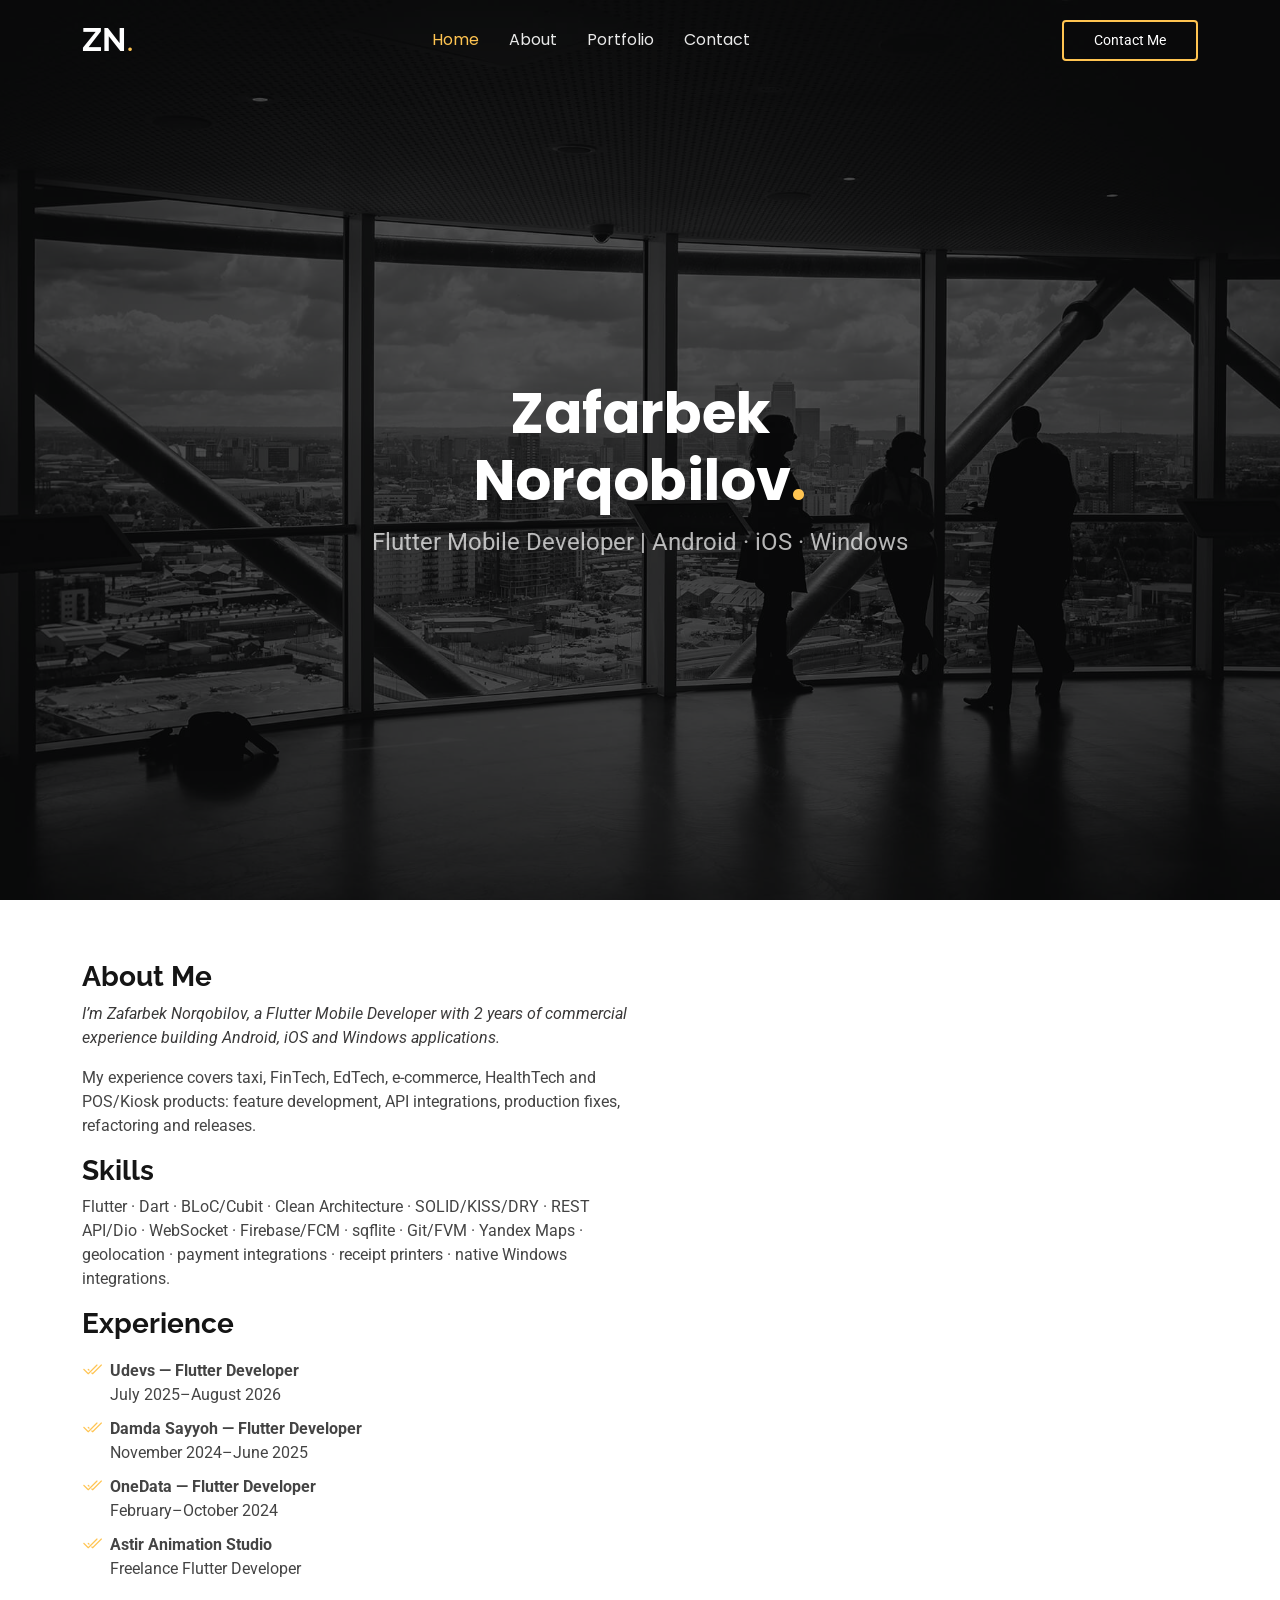
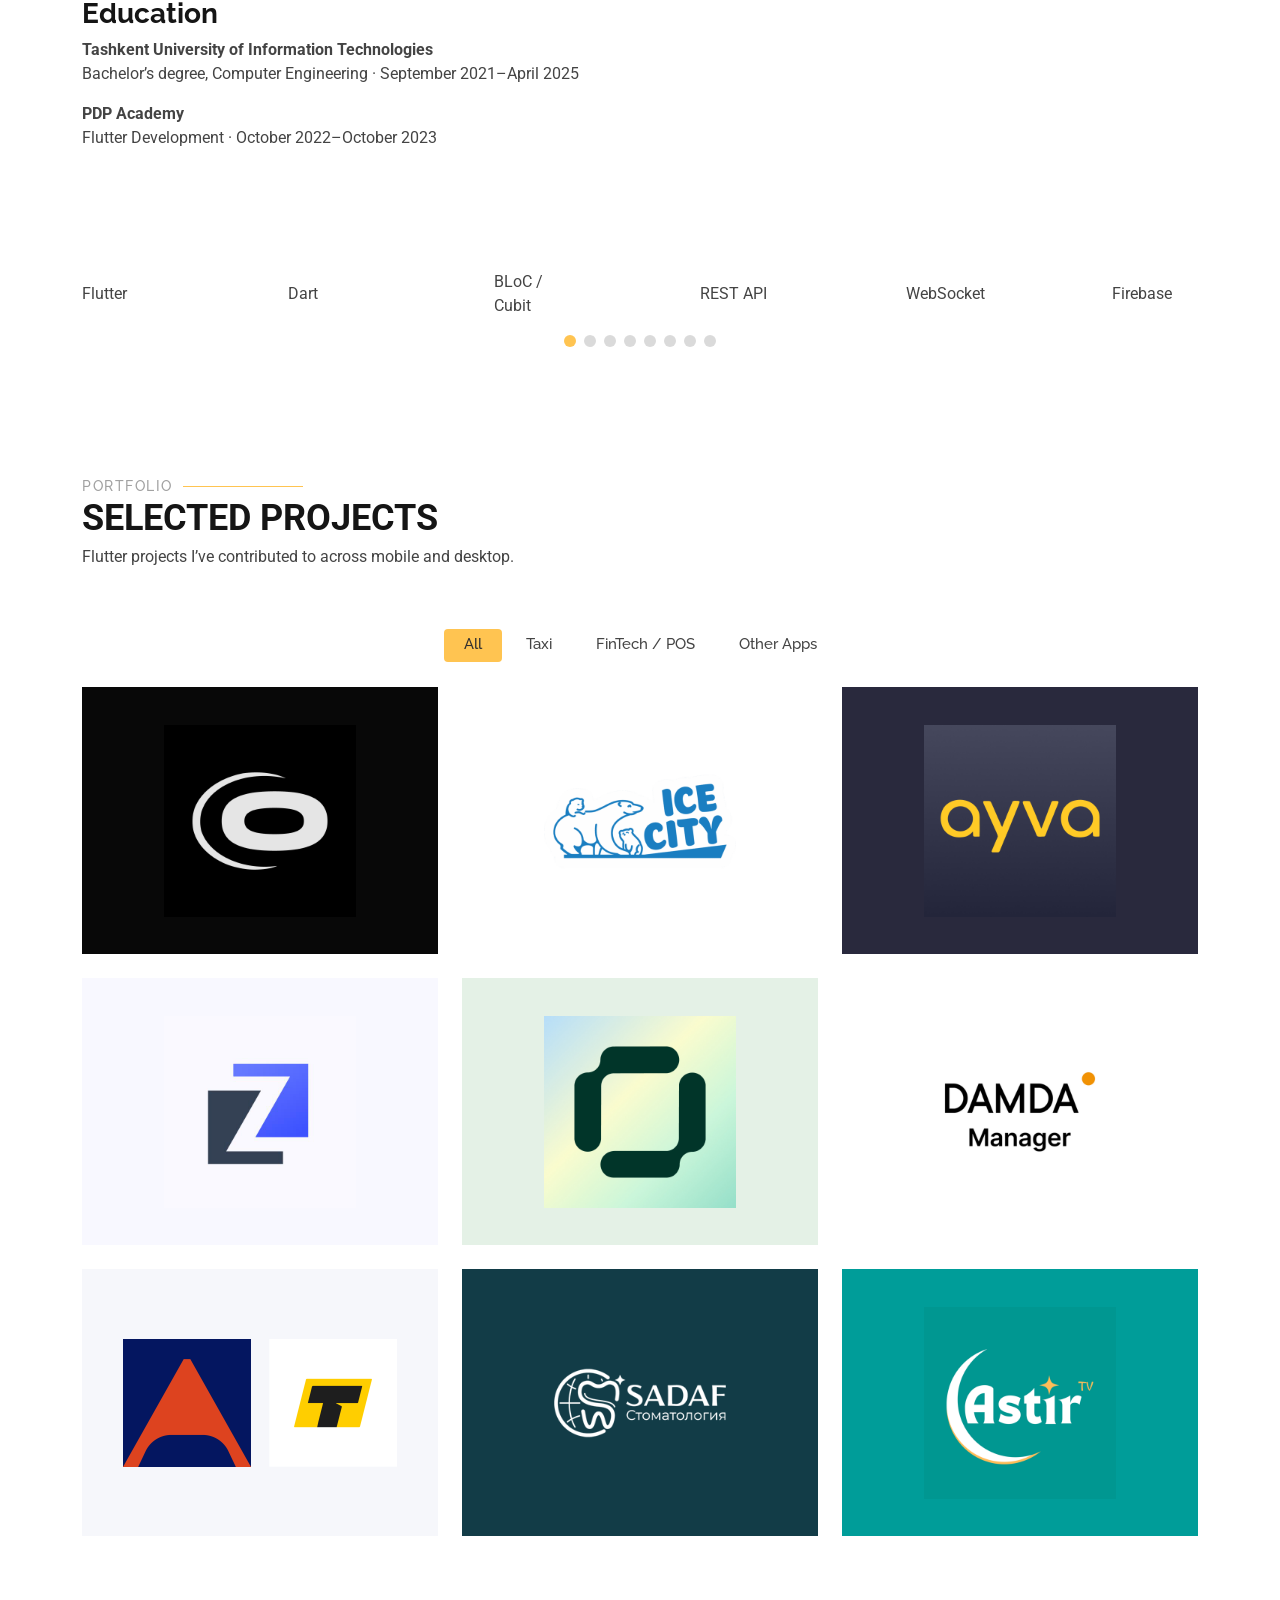
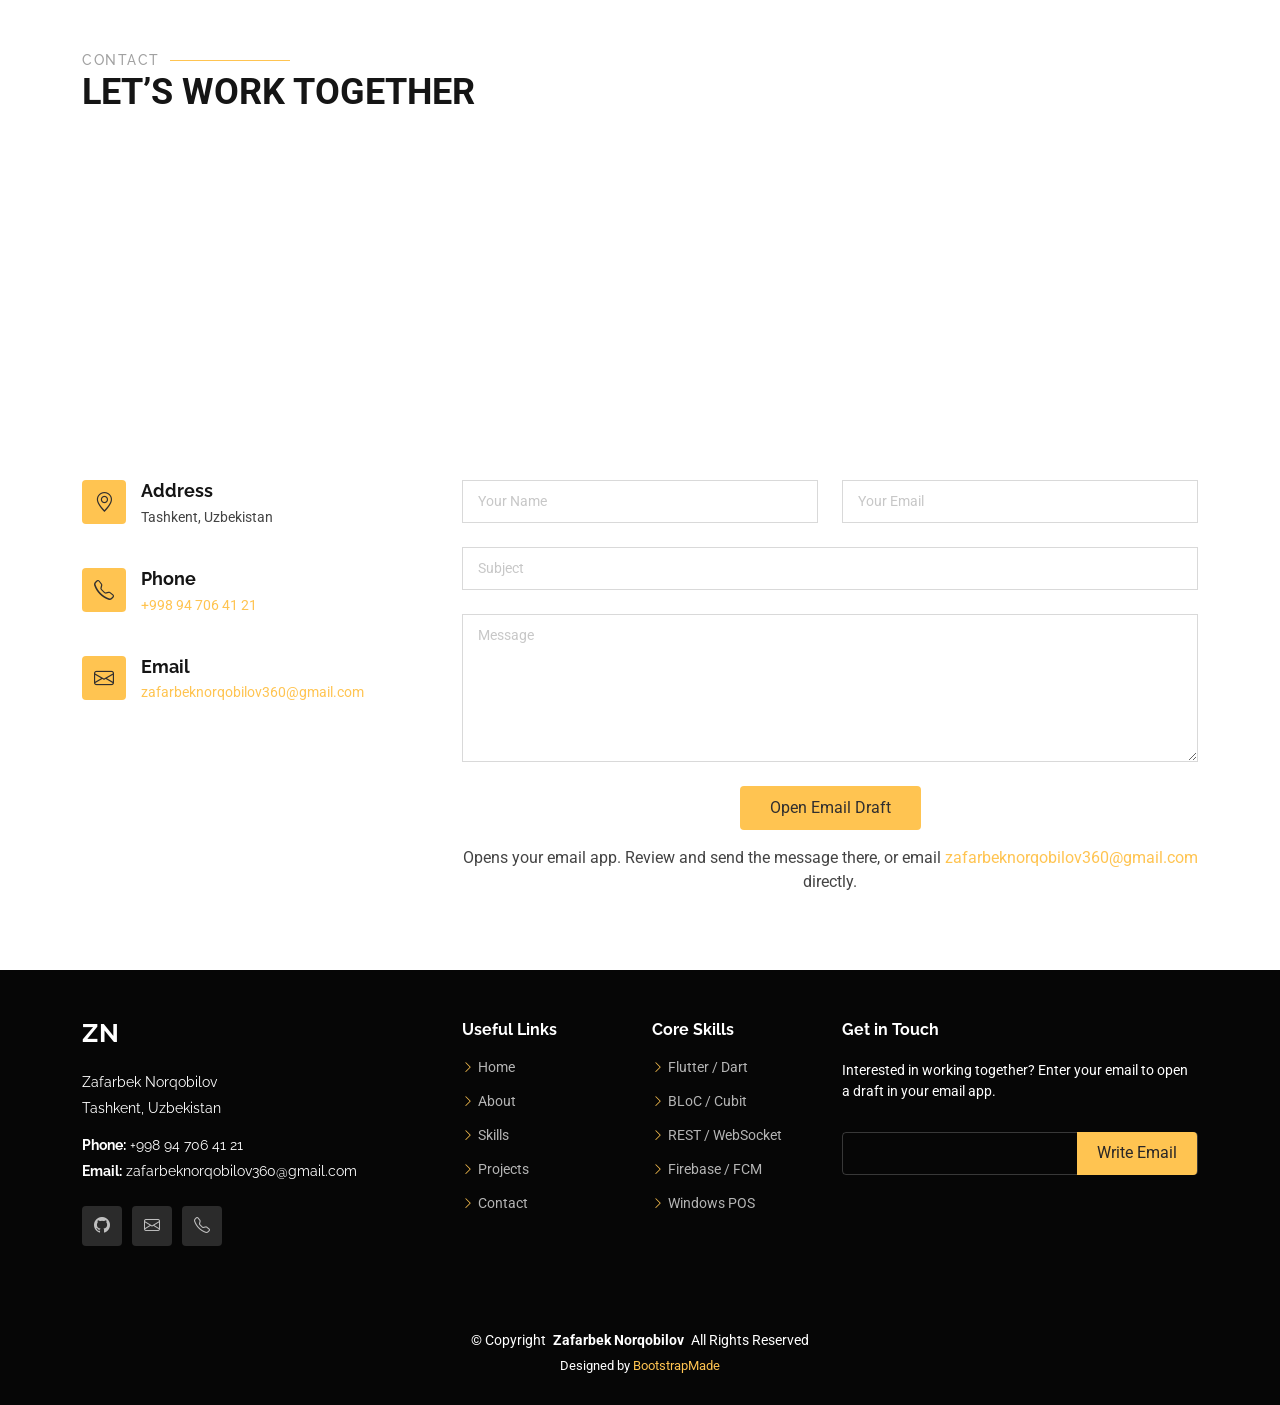
<file: index.html>
<!DOCTYPE html>
<html lang="en">

<head>
  <meta charset="utf-8">
  <meta content="width=device-width, initial-scale=1.0" name="viewport">
  <title>Zafarbek Norqobilov — Flutter Mobile Developer</title>
  <meta name="description" content="Flutter Mobile Developer with 2 years of commercial experience. Android, iOS and Windows projects, skills, work experience and contact details.">
  <meta name="keywords" content="Zafarbek Norqobilov, Flutter, Dart, mobile developer, Uzbekistan">

  <!-- Favicons -->
  <link href="assets/img/favicon.png" rel="icon">
  <link href="assets/img/apple-touch-icon.png" rel="apple-touch-icon">

  <!-- Fonts -->
  <link href="https://fonts.googleapis.com" rel="preconnect">
  <link href="https://fonts.gstatic.com" rel="preconnect" crossorigin>
  <link href="https://fonts.googleapis.com/css2?family=Roboto:ital,wght@0,100;0,300;0,400;0,500;0,700;0,900;1,100;1,300;1,400;1,500;1,700;1,900&family=Poppins:ital,wght@0,100;0,200;0,300;0,400;0,500;0,600;0,700;0,800;0,900;1,100;1,200;1,300;1,400;1,500;1,600;1,700;1,800;1,900&family=Raleway:ital,wght@0,100;0,200;0,300;0,400;0,500;0,600;0,700;0,800;0,900;1,100;1,200;1,300;1,400;1,500;1,600;1,700;1,800;1,900&display=swap" rel="stylesheet">

  <!-- Vendor CSS Files -->
  <link href="assets/vendor/bootstrap/css/bootstrap.min.css" rel="stylesheet">
  <link href="assets/vendor/bootstrap-icons/bootstrap-icons.css" rel="stylesheet">
  <link href="assets/vendor/aos/aos.css" rel="stylesheet">
  <link href="assets/vendor/swiper/swiper-bundle.min.css" rel="stylesheet">
  <link href="assets/vendor/glightbox/css/glightbox.min.css" rel="stylesheet">

  <!-- Main CSS File -->
  <link href="assets/css/main.css" rel="stylesheet">
  <link href="assets/css/projects.css" rel="stylesheet">

  <!-- =======================================================
  * Template Name: Gp
  * Template URL: https://bootstrapmade.com/gp-free-multipurpose-html-bootstrap-template/
  * Updated: Aug 15 2024 with Bootstrap v5.3.3
  * Author: BootstrapMade.com
  * License: https://bootstrapmade.com/license/
  ======================================================== -->
</head>

<body class="index-page">

  <header id="header" class="header d-flex align-items-center fixed-top">
    <div class="container-fluid container-xl position-relative d-flex align-items-center justify-content-between">

      <a href="index.html" class="logo d-flex align-items-center me-auto me-lg-0">
        <!-- Uncomment the line below if you also wish to use an image logo -->
        <!-- <img src="assets/img/logo.png" alt=""> -->
        <h1 class="sitename">ZN</h1>
        <span>.</span>
      </a>

      <nav id="navmenu" class="navmenu">
        <ul>
          <li><a href="#hero" class="active">Home<br></a></li>
          <li><a href="#about">About</a></li>
          <li><a href="#portfolio">Portfolio</a></li>
          <li><a href="#contact">Contact</a></li>
        </ul>
        <i class="mobile-nav-toggle d-xl-none bi bi-list"></i>
      </nav>

      <a class="btn-getstarted" href="index.html#contact">Contact Me</a>

    </div>
  </header>

  <main class="main">

    <!-- Hero Section -->
    <section id="hero" class="hero section dark-background">

      <img src="assets/img/hero-bg.jpg" alt="" data-aos="fade-in">

      <div class="container">

        <div class="row justify-content-center text-center" data-aos="fade-up" data-aos-delay="100">
          <div class="col-xl-6 col-lg-8">
            <h2>Zafarbek Norqobilov<span>.</span></h2>
            <p>Flutter Mobile Developer | Android · iOS · Windows</p>
          </div>
        </div>
      </div>

    </section><!-- /Hero Section -->

    <!-- About Section -->
    <section id="about" class="about section">

      <div class="container" data-aos="fade-up" data-aos-delay="300">

          
          <div class="col-lg-6 order-2 order-lg-1 content">
            <h3>About Me</h3>
            <p class="fst-italic">I’m Zafarbek Norqobilov, a Flutter Mobile Developer with 2 years of commercial experience building Android, iOS and Windows applications.</p>
            <p>My experience covers taxi, FinTech, EdTech, e-commerce, HealthTech and POS/Kiosk products: feature development, API integrations, production fixes, refactoring and releases.</p>
            <h3>Skills</h3>
            <p>Flutter · Dart · BLoC/Cubit · Clean Architecture · SOLID/KISS/DRY · REST API/Dio · WebSocket · Firebase/FCM · sqflite · Git/FVM · Yandex Maps · geolocation · payment integrations · receipt printers · native Windows integrations.</p>
            <h3>Experience</h3>
            <ul>
              <li><i class="bi bi-check2-all"></i><span><strong>Udevs — Flutter Developer</strong><br>July 2025–August 2026</span></li>
              <li><i class="bi bi-check2-all"></i><span><strong>Damda Sayyoh — Flutter Developer</strong><br>November 2024–June 2025</span></li>
              <li><i class="bi bi-check2-all"></i><span><strong>OneData — Flutter Developer</strong><br>February–October 2024</span></li>
              <li><i class="bi bi-check2-all"></i><span><strong>Astir Animation Studio</strong><br>Freelance Flutter Developer</span></li>
            </ul>
            <h3>Education</h3>
            <p><strong>Tashkent University of Information Technologies</strong><br>Bachelor’s degree, Computer Engineering · September 2021–April 2025</p>
            <p><strong>PDP Academy</strong><br>Flutter Development · October 2022–October 2023</p>

          </div>
        

      </div>

    </section><!-- /About Section -->

    <!-- Technologies Section -->
    <section id="clients" class="clients section">

      <div class="container" data-aos="fade-up" data-aos-delay="100">

        <div class="swiper init-swiper">
          <script type="application/json" class="swiper-config">
            {
              "loop": true,
              "speed": 600,
              "autoplay": {
                "delay": 5000
              },
              "slidesPerView": "auto",
              "pagination": {
                "el": ".swiper-pagination",
                "type": "bullets",
                "clickable": true
              },
              "breakpoints": {
                "320": {
                  "slidesPerView": 2,
                  "spaceBetween": 40
                },
                "480": {
                  "slidesPerView": 3,
                  "spaceBetween": 60
                },
                "640": {
                  "slidesPerView": 4,
                  "spaceBetween": 80
                },
                "992": {
                  "slidesPerView": 6,
                  "spaceBetween": 120
                }
              }
            }
          </script>
          <div class="swiper-wrapper align-items-center">
            <div class="swiper-slide"><span>Flutter</span></div>
            <div class="swiper-slide"><span>Dart</span></div>
            <div class="swiper-slide"><span>BLoC / Cubit</span></div>
            <div class="swiper-slide"><span>REST API</span></div>
            <div class="swiper-slide"><span>WebSocket</span></div>
            <div class="swiper-slide"><span>Firebase</span></div>
            <div class="swiper-slide"><span>Yandex Maps</span></div>
            <div class="swiper-slide"><span>Windows</span></div>
          </div>
          <div class="swiper-pagination"></div>
        </div>

      </div>

    </section><!-- /Technologies Section -->


    <!-- Portfolio Section -->
    <section id="portfolio" class="portfolio section">

      <!-- Section Title -->
      <div class="container section-title" data-aos="fade-up">
        <h2>Portfolio</h2>
        <p>Selected Projects</p>
        <div>Flutter projects I’ve contributed to across mobile and desktop.</div>
      </div><!-- End Section Title -->

      <div class="container">

        <div class="isotope-layout" data-default-filter="*" data-layout="masonry" data-sort="original-order">

          <ul class="portfolio-filters isotope-filters" data-aos="fade-up" data-aos-delay="100">
            <li data-filter="*" class="filter-active">All</li>
            <li data-filter=".filter-app">Taxi</li>
            <li data-filter=".filter-product">FinTech / POS</li>
            <li data-filter=".filter-branding">Other Apps</li>
          </ul><!-- End Portfolio Filters -->

          <div class="row gy-4 isotope-container" data-aos="fade-up" data-aos-delay="200">

            <div class="col-lg-4 col-md-6 portfolio-item isotope-item filter-app">
              <div class="project-visual" style="--project-bg:#080808"><img src="assets/img/projects/orbito.jpg" class="project-logo" width="512" height="512" alt="Orbito Taxi / Driver — official logo" decoding="async"></div>
              <div class="portfolio-info">
                <h4>Orbito Taxi / Driver</h4>
                <p>Multi-stop routes and live driver tracking</p>
                <a href="assets/img/projects/orbito.jpg" title="Orbito Taxi / Driver — official branding" data-gallery="portfolio-gallery-app" class="glightbox preview-link"><i class="bi bi-zoom-in"></i></a>
                <a href="portfolio-details.html#orbito" title="More Details" class="details-link"><i class="bi bi-link-45deg"></i></a>
              </div>
            </div><!-- End Portfolio Item -->

            <div class="col-lg-4 col-md-6 portfolio-item isotope-item filter-product">
              <div class="project-visual" style="--project-bg:#fff"><img src="assets/img/projects/ice-city.png" class="project-logo" width="512" height="512" alt="Ice City POS / Kiosk — official logo" decoding="async"></div>
              <div class="portfolio-info">
                <h4>Ice City POS / Kiosk</h4>
                <p>Windows POS, payments and receipt printers</p>
                <a href="assets/img/projects/ice-city.png" title="Ice City POS / Kiosk — official branding" data-gallery="portfolio-gallery-product" class="glightbox preview-link"><i class="bi bi-zoom-in"></i></a>
                <a href="portfolio-details.html#ice-city" title="More Details" class="details-link"><i class="bi bi-link-45deg"></i></a>
              </div>
            </div><!-- End Portfolio Item -->

            <div class="col-lg-4 col-md-6 portfolio-item isotope-item filter-product">
              <div class="project-visual" style="--project-bg:#29293d"><img src="assets/img/projects/ayva.jpg" class="project-logo" width="512" height="512" alt="Ayva Finance / Merchant — official logo" decoding="async"></div>
              <div class="portfolio-info">
                <h4>Ayva Finance / Merchant</h4>
                <p>Finance APIs and merchant workflows</p>
                <a href="assets/img/projects/ayva.jpg" title="Ayva Finance / Merchant — official branding" data-gallery="portfolio-gallery-branding" class="glightbox preview-link"><i class="bi bi-zoom-in"></i></a>
                <a href="portfolio-details.html#ayva" title="More Details" class="details-link"><i class="bi bi-link-45deg"></i></a>
              </div>
            </div><!-- End Portfolio Item -->

            <div class="col-lg-4 col-md-6 portfolio-item isotope-item filter-branding">
              <div class="project-visual" style="--project-bg:#f8f8ff"><img src="assets/img/projects/zor-maktab.jpg" class="project-logo" width="512" height="512" alt="Zo’r Maktab Parent / Teacher — official logo" decoding="async"></div>
              <div class="portfolio-info">
                <h4>Zo’r Maktab Parent / Teacher</h4>
                <p>School schedules, grades and communication</p>
                <a href="assets/img/projects/zor-maktab.jpg" title="Zo’r Maktab Parent / Teacher — official branding" data-gallery="portfolio-gallery-app" class="glightbox preview-link"><i class="bi bi-zoom-in"></i></a>
                <a href="portfolio-details.html#zor-maktab" title="More Details" class="details-link"><i class="bi bi-link-45deg"></i></a>
              </div>
            </div><!-- End Portfolio Item -->

            <div class="col-lg-4 col-md-6 portfolio-item isotope-item filter-branding">
              <div class="project-visual" style="--project-bg:#e4f1e6"><img src="assets/img/projects/fotinium.jpg" class="project-logo" width="512" height="512" alt="Fotinium — official logo" decoding="async"></div>
              <div class="portfolio-info">
                <h4>Fotinium</h4>
                <p>Health dashboard and data synchronization</p>
                <a href="assets/img/projects/fotinium.jpg" title="Fotinium — official branding" data-gallery="portfolio-gallery-product" class="glightbox preview-link"><i class="bi bi-zoom-in"></i></a>
                <a href="portfolio-details.html#fotinium" title="More Details" class="details-link"><i class="bi bi-link-45deg"></i></a>
              </div>
            </div><!-- End Portfolio Item -->

            <div class="col-lg-4 col-md-6 portfolio-item isotope-item filter-branding">
              <div class="project-visual" style="--project-bg:#fff"><img src="assets/img/projects/damda.png" class="project-logo" width="512" height="512" alt="Damda Sayyoh / Seller — official logo" decoding="async"></div>
              <div class="portfolio-info">
                <h4>Damda Sayyoh / Seller</h4>
                <p>Two Flutter applications built from scratch</p>
                <a href="assets/img/projects/damda.png" title="Damda Sayyoh / Seller — official branding" data-gallery="portfolio-gallery-branding" class="glightbox preview-link"><i class="bi bi-zoom-in"></i></a>
                <a href="portfolio-details.html#damda" title="More Details" class="details-link"><i class="bi bi-link-45deg"></i></a>
              </div>
            </div><!-- End Portfolio Item -->

            <div class="col-lg-4 col-md-6 portfolio-item isotope-item filter-app">
              <div class="project-visual project-visual-pair" style="--project-bg:#f6f7fb"><img src="assets/img/projects/aka.png" class="project-logo" width="512" height="512" alt="Aka Taxi — official logo" decoding="async"><img src="assets/img/projects/taxi-apps.png" class="project-logo" width="512" height="512" alt="Teez Taxi — official logo" decoding="async"></div>
              <div class="portfolio-info">
                <h4>Aka Taxi / Teez Taxi</h4>
                <p>Passenger and driver applications</p>
                <a href="assets/img/projects/taxi-apps.png" title="Aka Taxi / Teez Taxi — official branding" data-gallery="portfolio-gallery-app" class="glightbox preview-link"><i class="bi bi-zoom-in"></i></a>
                <a href="portfolio-details.html#taxi-apps" title="More Details" class="details-link"><i class="bi bi-link-45deg"></i></a>
              </div>
            </div><!-- End Portfolio Item -->

            <div class="col-lg-4 col-md-6 portfolio-item isotope-item filter-branding">
              <div class="project-visual" style="--project-bg:#123c47"><img src="assets/img/projects/sadaf.png" class="project-logo" width="250" height="102" alt="Sadaf Dental — official logo" decoding="async"></div>
              <div class="portfolio-info">
                <h4>Sadaf Dental</h4>
                <p>Flutter application contributions</p>
                <a href="assets/img/projects/sadaf.png" title="Sadaf Dental — official branding" data-gallery="portfolio-gallery-product" class="glightbox preview-link"><i class="bi bi-zoom-in"></i></a>
                <a href="portfolio-details.html#sadaf" title="More Details" class="details-link"><i class="bi bi-link-45deg"></i></a>
              </div>
            </div><!-- End Portfolio Item -->

            <div class="col-lg-4 col-md-6 portfolio-item isotope-item filter-branding">
              <div class="project-visual" style="--project-bg:#009d99"><img src="assets/img/projects/astir.png" class="project-logo" width="512" height="512" alt="Astir TV / Animation — official logo" decoding="async"></div>
              <div class="portfolio-info">
                <h4>Astir TV / Animation</h4>
                <p>Freelance Flutter and video playback</p>
                <a href="assets/img/projects/astir.png" title="Astir TV / Animation — official branding" data-gallery="portfolio-gallery-branding" class="glightbox preview-link"><i class="bi bi-zoom-in"></i></a>
                <a href="portfolio-details.html#astir" title="More Details" class="details-link"><i class="bi bi-link-45deg"></i></a>
              </div>
            </div><!-- End Portfolio Item -->

          </div><!-- End Portfolio Container -->

        </div>

      </div>

    </section><!-- /Portfolio Section -->

    <!-- Contact Section -->
    <section id="contact" class="contact section">

      <!-- Section Title -->
      <div class="container section-title" data-aos="fade-up">
        <h2>Contact</h2>
        <p>Let’s Work Together</p>
      </div><!-- End Section Title -->

      <div class="container" data-aos="fade-up" data-aos-delay="100">

        <div class="mb-4" data-aos="fade-up" data-aos-delay="200">
          <iframe style="border:0; width: 100%; height: 270px;" src="https://maps.google.com/maps?q=Tashkent%2C%20Uzbekistan&amp;z=11&amp;output=embed" title="Map of Tashkent, Uzbekistan" frameborder="0" allowfullscreen="" loading="lazy" referrerpolicy="no-referrer-when-downgrade"></iframe>
        </div><!-- End Google Maps -->

        <div class="row gy-4">

          <div class="col-lg-4">
            <div class="info-item d-flex" data-aos="fade-up" data-aos-delay="300">
              <i class="bi bi-geo-alt flex-shrink-0"></i>
              <div>
                <h3>Address</h3>
                <p>Tashkent, Uzbekistan</p>
              </div>
            </div><!-- End Info Item -->

            <div class="info-item d-flex" data-aos="fade-up" data-aos-delay="400">
              <i class="bi bi-telephone flex-shrink-0"></i>
              <div>
                <h3>Phone</h3>
                <p><a href="tel:+998947064121">+998 94 706 41 21</a></p>
              </div>
            </div><!-- End Info Item -->

            <div class="info-item d-flex" data-aos="fade-up" data-aos-delay="500">
              <i class="bi bi-envelope flex-shrink-0"></i>
              <div>
                <h3>Email</h3>
                <p><a href="mailto:zafarbeknorqobilov360@gmail.com">zafarbeknorqobilov360@gmail.com</a></p>
              </div>
            </div><!-- End Info Item -->

          </div>

          <div class="col-lg-8">
            <form action="mailto:zafarbeknorqobilov360@gmail.com" method="get" data-email-draft class="php-email-form" data-aos="fade-up" data-aos-delay="200">
              <div class="row gy-4">

                <div class="col-md-6">
                  <input type="text" name="name" class="form-control" aria-label="Your Name" placeholder="Your Name" required="">
                </div>

                <div class="col-md-6 ">
                  <input type="email" class="form-control" name="email" aria-label="Your Email" placeholder="Your Email" required="">
                </div>

                <div class="col-md-12">
                  <input type="text" class="form-control" name="subject" aria-label="Subject" placeholder="Subject" required="">
                </div>

                <div class="col-md-12">
                  <textarea class="form-control" name="message" rows="6" aria-label="Message" placeholder="Message" required=""></textarea>
                </div>

                <div class="col-md-12 text-center">
                  <div class="loading">Loading</div>
                  <div class="error-message"></div>
                  <div class="sent-message">Email draft requested. Send it from your email app.</div>

                  <button type="submit">Open Email Draft</button><p class="mt-3">Opens your email app. Review and send the message there, or email <a href="mailto:zafarbeknorqobilov360@gmail.com">zafarbeknorqobilov360@gmail.com</a> directly.</p>
                </div>

              </div>
            </form>
          </div><!-- End Contact Form -->

        </div>

      </div>

    </section><!-- /Contact Section -->

  </main>

  <footer id="footer" class="footer dark-background">

    <div class="footer-top">
      <div class="container">
        <div class="row gy-4">
          <div class="col-lg-4 col-md-6 footer-about">
            <a href="index.html" class="logo d-flex align-items-center">
              <span class="sitename">ZN</span>
            </a>
            <div class="footer-contact pt-3">
              <p>Zafarbek Norqobilov</p>
              <p>Tashkent, Uzbekistan</p>
              <p class="mt-3"><strong>Phone:</strong> <span>+998 94 706 41 21</span></p>
              <p><strong>Email:</strong> <span>zafarbeknorqobilov360@gmail.com</span></p>
            </div>
            <div class="social-links d-flex mt-4">
              <a href="https://github.com/NorqobilovZafarbek" aria-label="GitHub profile"><i class="bi bi-github"></i></a>
              <a href="mailto:zafarbeknorqobilov360@gmail.com" aria-label="Email"><i class="bi bi-envelope"></i></a>
              <a href="tel:+998947064121" aria-label="Phone"><i class="bi bi-telephone"></i></a>
            </div>
          </div>

          <div class="col-lg-2 col-md-3 footer-links">
            <h4>Useful Links</h4>
            <ul>
              <li><i class="bi bi-chevron-right"></i> <a href="index.html#hero">Home</a></li>
              <li><i class="bi bi-chevron-right"></i> <a href="index.html#about">About</a></li>
              <li><i class="bi bi-chevron-right"></i> <a href="index.html#about">Skills</a></li>
              <li><i class="bi bi-chevron-right"></i> <a href="index.html#portfolio">Projects</a></li>
              <li><i class="bi bi-chevron-right"></i> <a href="index.html#contact">Contact</a></li>
            </ul>
          </div>

          <div class="col-lg-2 col-md-3 footer-links">
            <h4>Core Skills</h4>
            <ul>
              <li><i class="bi bi-chevron-right"></i> <a href="index.html#about">Flutter / Dart</a></li>
              <li><i class="bi bi-chevron-right"></i> <a href="index.html#about">BLoC / Cubit</a></li>
              <li><i class="bi bi-chevron-right"></i> <a href="index.html#about">REST / WebSocket</a></li>
              <li><i class="bi bi-chevron-right"></i> <a href="index.html#about">Firebase / FCM</a></li>
              <li><i class="bi bi-chevron-right"></i> <a href="index.html#about">Windows POS</a></li>
            </ul>
          </div>

          <div class="col-lg-4 col-md-12 footer-newsletter">
            <h4>Get in Touch</h4>
            <p>Interested in working together? Enter your email to open a draft in your email app.</p>
            <form action="mailto:zafarbeknorqobilov360@gmail.com" method="get" data-email-draft class="php-email-form">
              <div class="newsletter-form"><input type="email" name="email" aria-label="Your email" required><input type="submit" value="Write Email"></div>
              <div class="loading">Loading</div>
              <div class="error-message"></div>
              <div class="sent-message">Email draft requested. Send it from your email app.</div>
            </form>
          </div>

        </div>
      </div>
    </div>

    <div class="copyright">
      <div class="container text-center">
        <p>© <span>Copyright</span> <strong class="px-1 sitename">Zafarbek Norqobilov</strong> <span>All Rights Reserved</span></p>
        <div class="credits">
          <!-- All the links in the footer should remain intact. -->
          <!-- You can delete the links only if you've purchased the pro version. -->
          <!-- Licensing information: https://bootstrapmade.com/license/ -->
          <!-- Purchase the pro version with working PHP/AJAX contact form: [buy-url] -->
          Designed by <a href="https://bootstrapmade.com/">BootstrapMade</a>
        </div>
      </div>
    </div>

  </footer>

  <!-- Scroll Top -->
  <a href="#" id="scroll-top" class="scroll-top d-flex align-items-center justify-content-center"><i class="bi bi-arrow-up-short"></i></a>

  <!-- Preloader -->
  <div id="preloader"></div>

  <!-- Vendor JS Files -->
  <script src="assets/vendor/bootstrap/js/bootstrap.bundle.min.js"></script>
  <script>
    document.querySelectorAll('[data-email-draft]').forEach(function(form) {
      form.addEventListener('submit', function(event) {
        event.preventDefault();
        if (!form.reportValidity()) return;
        var data = new FormData(form);
        var subject = String(data.get('subject') || 'Flutter opportunity');
        var body = String(data.get('message') || 'Hello Zafarbek, I would like to discuss a Flutter opportunity.') +
          '\n\nName: ' + String(data.get('name') || '') + '\nReply to: ' + String(data.get('email') || '');
        window.location.href = 'mailto:zafarbeknorqobilov360@gmail.com?subject=' +
          encodeURIComponent(subject) + '&body=' + encodeURIComponent(body);
      });
    });
  </script>
  <script src="assets/vendor/aos/aos.js"></script>
  <script src="assets/vendor/swiper/swiper-bundle.min.js"></script>
  <script src="assets/vendor/glightbox/js/glightbox.min.js"></script>
  <script src="assets/vendor/imagesloaded/imagesloaded.pkgd.min.js"></script>
  <script src="assets/vendor/isotope-layout/isotope.pkgd.min.js"></script>
  <script src="assets/vendor/purecounter/purecounter_vanilla.js"></script>

  <!-- Main JS File -->
  <script src="assets/js/main.js"></script>

</body>

</html>
</file>
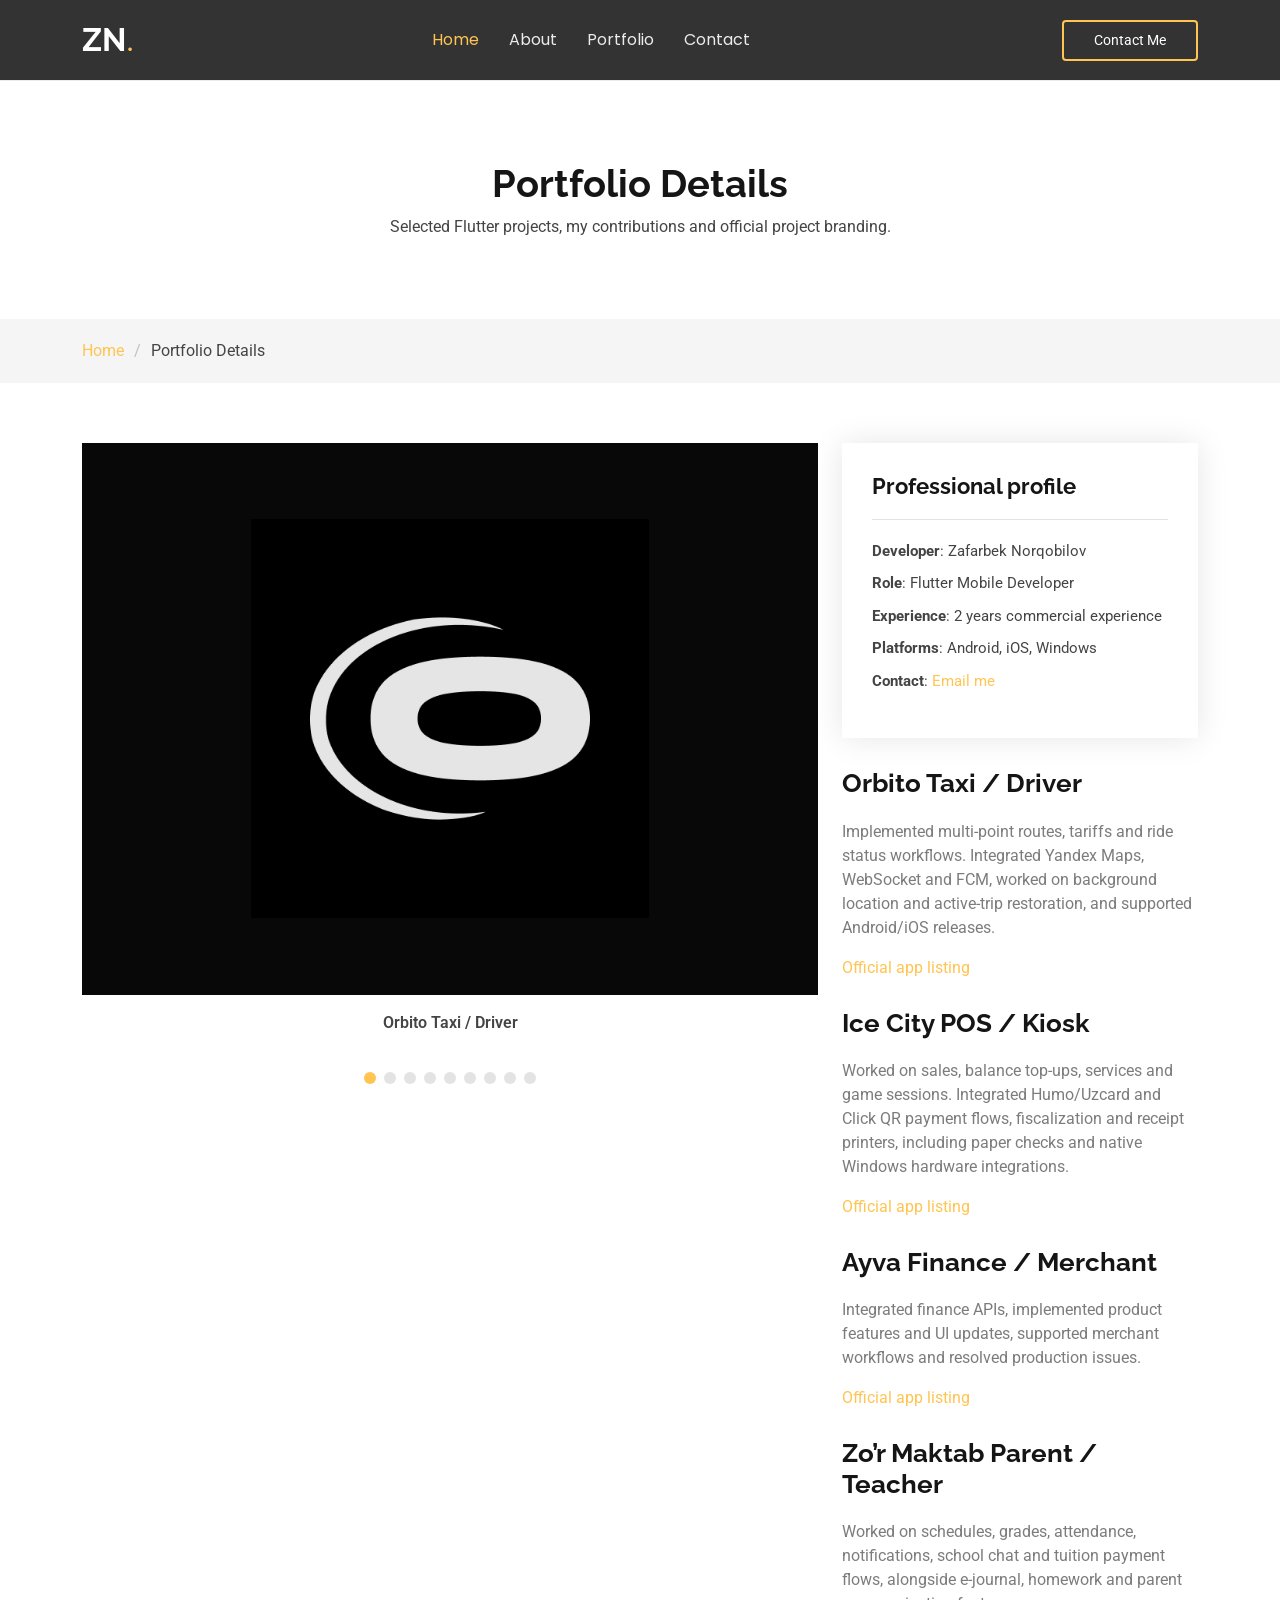
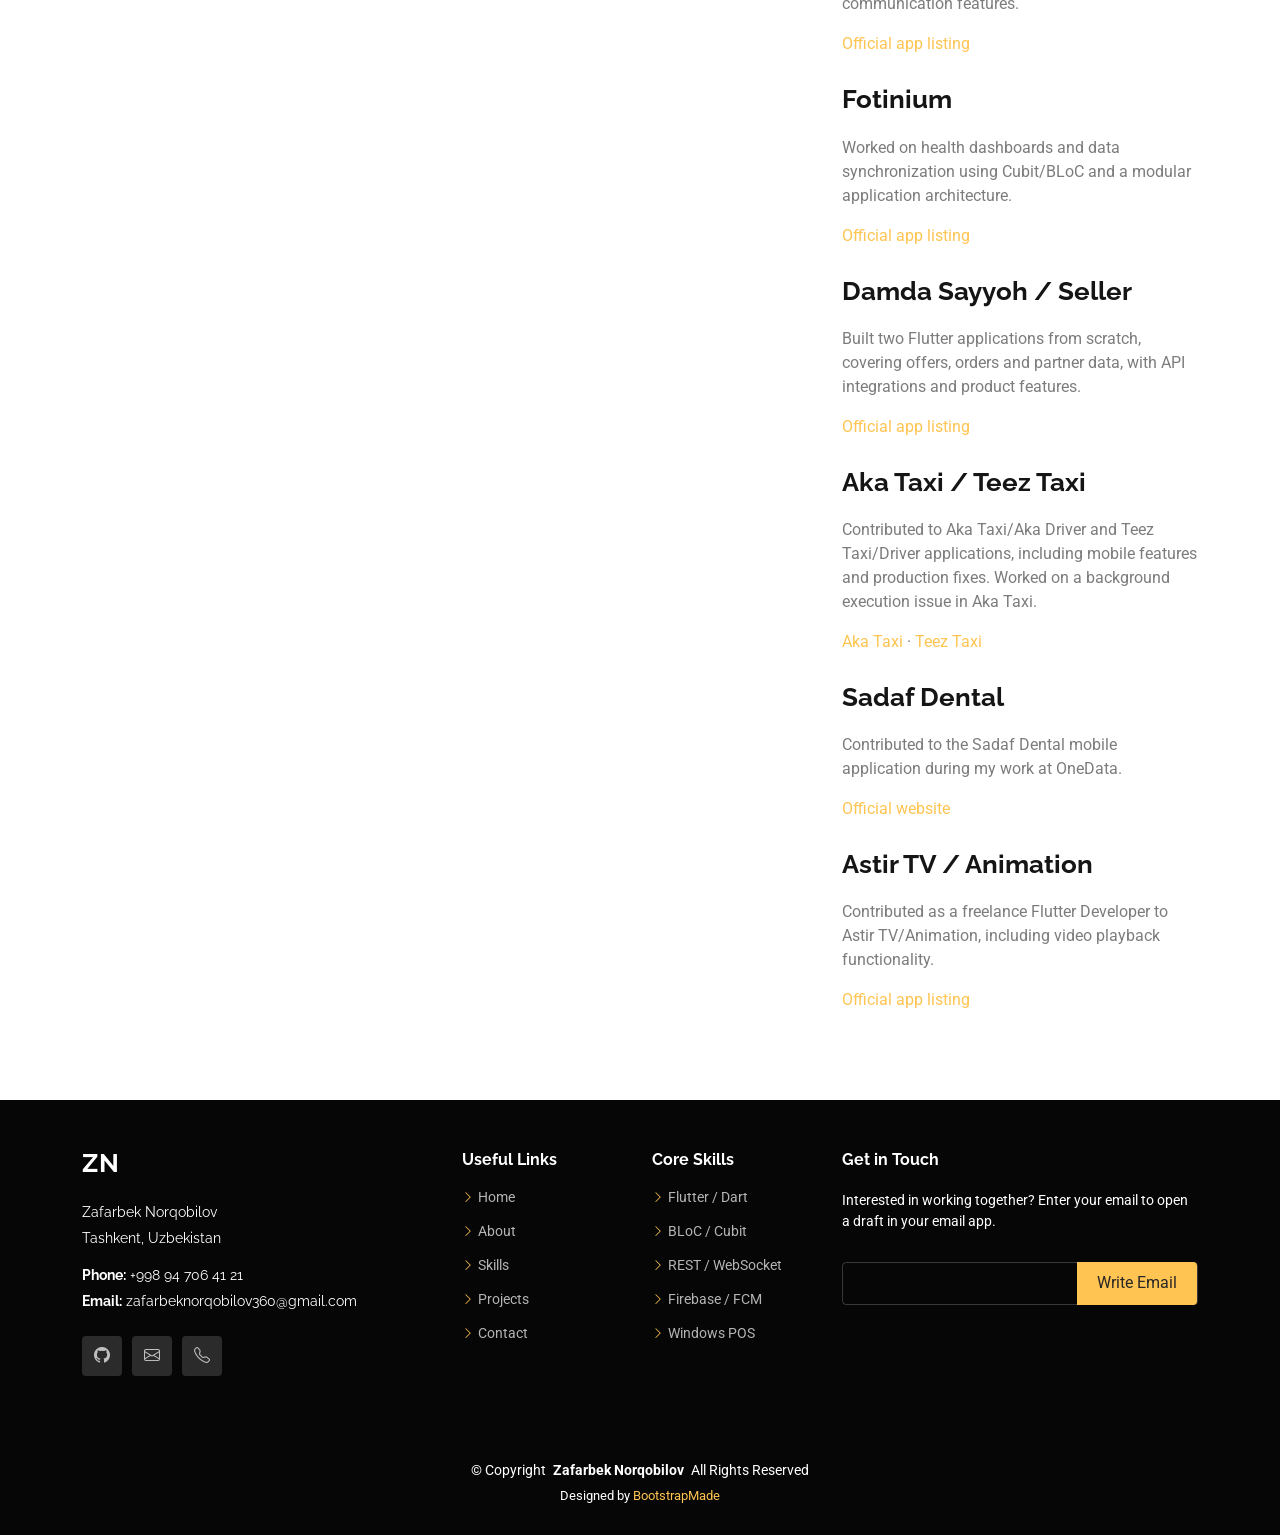
<file: portfolio-details.html>
<!DOCTYPE html>
<html lang="en">

<head>
  <meta charset="utf-8">
  <meta content="width=device-width, initial-scale=1.0" name="viewport">
  <title>Project Experience — Zafarbek Norqobilov</title>
  <meta name="description" content="Zafarbek Norqobilov’s Flutter contributions to taxi, finance, education, health and Windows POS projects.">
  <meta name="keywords" content="">

  <!-- Favicons -->
  <link href="assets/img/favicon.png" rel="icon">
  <link href="assets/img/apple-touch-icon.png" rel="apple-touch-icon">

  <!-- Fonts -->
  <link href="https://fonts.googleapis.com" rel="preconnect">
  <link href="https://fonts.gstatic.com" rel="preconnect" crossorigin>
  <link href="https://fonts.googleapis.com/css2?family=Roboto:ital,wght@0,100;0,300;0,400;0,500;0,700;0,900;1,100;1,300;1,400;1,500;1,700;1,900&family=Poppins:ital,wght@0,100;0,200;0,300;0,400;0,500;0,600;0,700;0,800;0,900;1,100;1,200;1,300;1,400;1,500;1,600;1,700;1,800;1,900&family=Raleway:ital,wght@0,100;0,200;0,300;0,400;0,500;0,600;0,700;0,800;0,900;1,100;1,200;1,300;1,400;1,500;1,600;1,700;1,800;1,900&display=swap" rel="stylesheet">

  <!-- Vendor CSS Files -->
  <link href="assets/vendor/bootstrap/css/bootstrap.min.css" rel="stylesheet">
  <link href="assets/vendor/bootstrap-icons/bootstrap-icons.css" rel="stylesheet">
  <link href="assets/vendor/aos/aos.css" rel="stylesheet">
  <link href="assets/vendor/swiper/swiper-bundle.min.css" rel="stylesheet">
  <link href="assets/vendor/glightbox/css/glightbox.min.css" rel="stylesheet">

  <!-- Main CSS File -->
  <link href="assets/css/main.css" rel="stylesheet">
  <link href="assets/css/projects.css" rel="stylesheet">

  <!-- =======================================================
  * Template Name: Gp
  * Template URL: https://bootstrapmade.com/gp-free-multipurpose-html-bootstrap-template/
  * Updated: Aug 15 2024 with Bootstrap v5.3.3
  * Author: BootstrapMade.com
  * License: https://bootstrapmade.com/license/
  ======================================================== -->
</head>

<body class="portfolio-details-page">

  <header id="header" class="header d-flex align-items-center position-relative">
    <div class="container-fluid container-xl position-relative d-flex align-items-center justify-content-between">

      <a href="index.html" class="logo d-flex align-items-center me-auto me-lg-0">
        <!-- Uncomment the line below if you also wish to use an image logo -->
        <!-- <img src="assets/img/logo.png" alt=""> -->
        <h1 class="sitename">ZN</h1>
        <span>.</span>
      </a>

      <nav id="navmenu" class="navmenu">
        <ul>
          <li><a href="index.html#hero" class="active">Home<br></a></li>
          <li><a href="index.html#about">About</a></li>
          <li><a href="index.html#portfolio">Portfolio</a></li>
          <li><a href="index.html#contact">Contact</a></li>
        </ul>
        <i class="mobile-nav-toggle d-xl-none bi bi-list"></i>
      </nav>

      <a class="btn-getstarted" href="index.html#contact">Contact Me</a>

    </div>
  </header>

  <main class="main">

    <!-- Page Title -->
    <div class="page-title" data-aos="fade">
      <div class="heading">
        <div class="container">
          <div class="row d-flex justify-content-center text-center">
            <div class="col-lg-8">
              <h1>Portfolio Details</h1>
              <p class="mb-0">Selected Flutter projects, my contributions and official project branding.</p>
            </div>
          </div>
        </div>
      </div>
      <nav class="breadcrumbs">
        <div class="container">
          <ol>
            <li><a href="index.html">Home</a></li>
            <li class="current">Portfolio Details</li>
          </ol>
        </div>
      </nav>
    </div><!-- End Page Title -->

    <!-- Portfolio Details Section -->
    <section id="portfolio-details" class="portfolio-details section">

      <div class="container" data-aos="fade-up" data-aos-delay="100">

        <div class="row gy-4">

          <div class="col-lg-8">
            <div class="portfolio-details-slider swiper init-swiper">

              <script type="application/json" class="swiper-config">
                {
                  "loop": true,
                  "speed": 600,
                  "autoplay": {
                    "delay": 5000
                  },
                  "slidesPerView": "auto",
                  "pagination": {
                    "el": ".swiper-pagination",
                    "type": "bullets",
                    "clickable": true
                  }
                }
              </script>

              <div class="swiper-wrapper align-items-center">
<div class="swiper-slide"><div class="project-visual project-visual-detail" style="--project-bg:#080808"><img src="assets/img/projects/orbito.jpg" class="project-logo" width="512" height="512" alt="Orbito Taxi / Driver — official logo" decoding="async"></div><p class="project-image-caption">Orbito Taxi / Driver</p></div>
<div class="swiper-slide"><div class="project-visual project-visual-detail" style="--project-bg:#fff"><img src="assets/img/projects/ice-city.png" class="project-logo" width="512" height="512" alt="Ice City POS / Kiosk — official logo" decoding="async"></div><p class="project-image-caption">Ice City POS / Kiosk</p></div>
<div class="swiper-slide"><div class="project-visual project-visual-detail" style="--project-bg:#29293d"><img src="assets/img/projects/ayva.jpg" class="project-logo" width="512" height="512" alt="Ayva Finance / Merchant — official logo" decoding="async"></div><p class="project-image-caption">Ayva Finance / Merchant</p></div>
<div class="swiper-slide"><div class="project-visual project-visual-detail" style="--project-bg:#f8f8ff"><img src="assets/img/projects/zor-maktab.jpg" class="project-logo" width="512" height="512" alt="Zo’r Maktab Parent / Teacher — official logo" decoding="async"></div><p class="project-image-caption">Zo’r Maktab Parent / Teacher</p></div>
<div class="swiper-slide"><div class="project-visual project-visual-detail" style="--project-bg:#e4f1e6"><img src="assets/img/projects/fotinium.jpg" class="project-logo" width="512" height="512" alt="Fotinium — official logo" decoding="async"></div><p class="project-image-caption">Fotinium</p></div>
<div class="swiper-slide"><div class="project-visual project-visual-detail" style="--project-bg:#fff"><img src="assets/img/projects/damda.png" class="project-logo" width="512" height="512" alt="Damda Sayyoh / Seller — official logo" decoding="async"></div><p class="project-image-caption">Damda Sayyoh / Seller</p></div>
<div class="swiper-slide"><div class="project-visual project-visual-pair project-visual-detail" style="--project-bg:#f6f7fb"><img src="assets/img/projects/aka.png" class="project-logo" width="512" height="512" alt="Aka Taxi — official logo" decoding="async"><img src="assets/img/projects/taxi-apps.png" class="project-logo" width="512" height="512" alt="Teez Taxi — official logo" decoding="async"></div><p class="project-image-caption">Aka Taxi / Teez Taxi</p></div>
<div class="swiper-slide"><div class="project-visual project-visual-detail" style="--project-bg:#123c47"><img src="assets/img/projects/sadaf.png" class="project-logo" width="250" height="102" alt="Sadaf Dental — official logo" decoding="async"></div><p class="project-image-caption">Sadaf Dental</p></div>
<div class="swiper-slide"><div class="project-visual project-visual-detail" style="--project-bg:#009d99"><img src="assets/img/projects/astir.png" class="project-logo" width="512" height="512" alt="Astir TV / Animation — official logo" decoding="async"></div><p class="project-image-caption">Astir TV / Animation</p></div>
</div>

              <div class="swiper-pagination"></div>
            </div>
          </div>

          <div class="col-lg-4">
            <div class="portfolio-info" data-aos="fade-up" data-aos-delay="200">
              <h3>Professional profile</h3>
              <ul>
                <li><strong>Developer</strong>: Zafarbek Norqobilov</li>
                <li><strong>Role</strong>: Flutter Mobile Developer</li>
                <li><strong>Experience</strong>: 2 years commercial experience</li>
                <li><strong>Platforms</strong>: Android, iOS, Windows</li>
                <li><strong>Contact</strong>: <a href="mailto:zafarbeknorqobilov360@gmail.com">Email me</a></li>
              </ul>
            </div>
            <div class="portfolio-description" data-aos="fade-up" data-aos-delay="300">
              <h2 id="orbito">Orbito Taxi / Driver</h2>
              <p>Implemented multi-point routes, tariffs and ride status workflows. Integrated Yandex Maps, WebSocket and FCM, worked on background location and active-trip restoration, and supported Android/iOS releases.</p>
              <p class="project-source"><a href="https://play.google.com/store/apps/details?id=io.udevs.orbita_taxi_driver_mobile&amp;hl=en" target="_blank" rel="noopener noreferrer">Official app listing</a></p>
              <h2 id="ice-city">Ice City POS / Kiosk</h2>
              <p>Worked on sales, balance top-ups, services and game sessions. Integrated Humo/Uzcard and Click QR payment flows, fiscalization and receipt printers, including paper checks and native Windows hardware integrations.</p>
              <p class="project-source"><a href="https://play.google.com/store/apps/details?id=io.udevs.icecity_mobile&amp;hl=en" target="_blank" rel="noopener noreferrer">Official app listing</a></p>
              <h2 id="ayva">Ayva Finance / Merchant</h2>
              <p>Integrated finance APIs, implemented product features and UI updates, supported merchant workflows and resolved production issues.</p>
              <p class="project-source"><a href="https://play.google.com/store/apps/details?id=io.udevs.ayva_finance_merchant&amp;hl=en" target="_blank" rel="noopener noreferrer">Official app listing</a></p>
              <h2 id="zor-maktab">Zo’r Maktab Parent / Teacher</h2>
              <p>Worked on schedules, grades, attendance, notifications, school chat and tuition payment flows, alongside e-journal, homework and parent communication features.</p>
              <p class="project-source"><a href="https://play.google.com/store/apps/details?id=io.udevs.zor_maktab_parent_mobile&amp;hl=en" target="_blank" rel="noopener noreferrer">Official app listing</a></p>
              <h2 id="fotinium">Fotinium</h2>
              <p>Worked on health dashboards and data synchronization using Cubit/BLoC and a modular application architecture.</p>
              <p class="project-source"><a href="https://play.google.com/store/apps/details?id=uz.udevs.fotinium_mobile&amp;hl=en" target="_blank" rel="noopener noreferrer">Official app listing</a></p>
              <h2 id="damda">Damda Sayyoh / Seller</h2>
              <p>Built two Flutter applications from scratch, covering offers, orders and partner data, with API integrations and product features.</p>
              <p class="project-source"><a href="https://play.google.com/store/apps/details?id=uz.damda.manager&amp;hl=en" target="_blank" rel="noopener noreferrer">Official app listing</a></p>
              <h2 id="taxi-apps">Aka Taxi / Teez Taxi</h2>
              <p>Contributed to Aka Taxi/Aka Driver and Teez Taxi/Driver applications, including mobile features and production fixes. Worked on a background execution issue in Aka Taxi.</p>
              <p class="project-source"><a href="https://play.google.com/store/apps/details?id=com.rtholdings.rttaxi&amp;hl=en" target="_blank" rel="noopener noreferrer">Aka Taxi</a> · <a href="https://play.google.com/store/apps/details?id=uz.onedata.teez_taxi&amp;hl=en" target="_blank" rel="noopener noreferrer">Teez Taxi</a></p>
              <h2 id="sadaf">Sadaf Dental</h2>
              <p>Contributed to the Sadaf Dental mobile application during my work at OneData.</p>
              <p class="project-source"><a href="https://sadafdental.uz/" target="_blank" rel="noopener noreferrer">Official website</a></p>
              <h2 id="astir">Astir TV / Animation</h2>
              <p>Contributed as a freelance Flutter Developer to Astir TV/Animation, including video playback functionality.</p>
              <p class="project-source"><a href="https://play.google.com/store/apps/details?id=com.turgunovtech.astir_mobile&amp;hl=en" target="_blank" rel="noopener noreferrer">Official app listing</a></p>
            </div>
          </div>

        </div>

      </div>

    </section><!-- /Portfolio Details Section -->

  </main>

  <footer id="footer" class="footer dark-background">

    <div class="footer-top">
      <div class="container">
        <div class="row gy-4">
          <div class="col-lg-4 col-md-6 footer-about">
            <a href="index.html" class="logo d-flex align-items-center">
              <span class="sitename">ZN</span>
            </a>
            <div class="footer-contact pt-3">
              <p>Zafarbek Norqobilov</p>
              <p>Tashkent, Uzbekistan</p>
              <p class="mt-3"><strong>Phone:</strong> <span>+998 94 706 41 21</span></p>
              <p><strong>Email:</strong> <span>zafarbeknorqobilov360@gmail.com</span></p>
            </div>
            <div class="social-links d-flex mt-4">
              <a href="https://github.com/NorqobilovZafarbek" aria-label="GitHub profile"><i class="bi bi-github"></i></a>
              <a href="mailto:zafarbeknorqobilov360@gmail.com" aria-label="Email"><i class="bi bi-envelope"></i></a>
              <a href="tel:+998947064121" aria-label="Phone"><i class="bi bi-telephone"></i></a>
            </div>
          </div>

          <div class="col-lg-2 col-md-3 footer-links">
            <h4>Useful Links</h4>
            <ul>
              <li><i class="bi bi-chevron-right"></i> <a href="index.html#hero">Home</a></li>
              <li><i class="bi bi-chevron-right"></i> <a href="index.html#about">About</a></li>
              <li><i class="bi bi-chevron-right"></i> <a href="index.html#about">Skills</a></li>
              <li><i class="bi bi-chevron-right"></i> <a href="index.html#portfolio">Projects</a></li>
              <li><i class="bi bi-chevron-right"></i> <a href="index.html#contact">Contact</a></li>
            </ul>
          </div>

          <div class="col-lg-2 col-md-3 footer-links">
            <h4>Core Skills</h4>
            <ul>
              <li><i class="bi bi-chevron-right"></i> <a href="index.html#about">Flutter / Dart</a></li>
              <li><i class="bi bi-chevron-right"></i> <a href="index.html#about">BLoC / Cubit</a></li>
              <li><i class="bi bi-chevron-right"></i> <a href="index.html#about">REST / WebSocket</a></li>
              <li><i class="bi bi-chevron-right"></i> <a href="index.html#about">Firebase / FCM</a></li>
              <li><i class="bi bi-chevron-right"></i> <a href="index.html#about">Windows POS</a></li>
            </ul>
          </div>

          <div class="col-lg-4 col-md-12 footer-newsletter">
            <h4>Get in Touch</h4>
            <p>Interested in working together? Enter your email to open a draft in your email app.</p>
            <form action="mailto:zafarbeknorqobilov360@gmail.com" method="get" data-email-draft class="php-email-form">
              <div class="newsletter-form"><input type="email" name="email" aria-label="Your email" required><input type="submit" value="Write Email"></div>
              <div class="loading">Loading</div>
              <div class="error-message"></div>
              <div class="sent-message">Email draft requested. Send it from your email app.</div>
            </form>
          </div>

        </div>
      </div>
    </div>

    <div class="copyright">
      <div class="container text-center">
        <p>© <span>Copyright</span> <strong class="px-1 sitename">Zafarbek Norqobilov</strong> <span>All Rights Reserved</span></p>
        <div class="credits">
          <!-- All the links in the footer should remain intact. -->
          <!-- You can delete the links only if you've purchased the pro version. -->
          <!-- Licensing information: https://bootstrapmade.com/license/ -->
          <!-- Purchase the pro version with working PHP/AJAX contact form: [buy-url] -->
          Designed by <a href="https://bootstrapmade.com/">BootstrapMade</a>
        </div>
      </div>
    </div>

  </footer>

  <!-- Scroll Top -->
  <a href="#" id="scroll-top" class="scroll-top d-flex align-items-center justify-content-center"><i class="bi bi-arrow-up-short"></i></a>

  <!-- Preloader -->
  <div id="preloader"></div>

  <!-- Vendor JS Files -->
  <script src="assets/vendor/bootstrap/js/bootstrap.bundle.min.js"></script>
  <script>
    document.querySelectorAll('[data-email-draft]').forEach(function(form) {
      form.addEventListener('submit', function(event) {
        event.preventDefault();
        if (!form.reportValidity()) return;
        var data = new FormData(form);
        var subject = String(data.get('subject') || 'Flutter opportunity');
        var body = String(data.get('message') || 'Hello Zafarbek, I would like to discuss a Flutter opportunity.') +
          '\n\nName: ' + String(data.get('name') || '') + '\nReply to: ' + String(data.get('email') || '');
        window.location.href = 'mailto:zafarbeknorqobilov360@gmail.com?subject=' +
          encodeURIComponent(subject) + '&body=' + encodeURIComponent(body);
      });
    });
  </script>
  <script src="assets/vendor/aos/aos.js"></script>
  <script src="assets/vendor/swiper/swiper-bundle.min.js"></script>
  <script src="assets/vendor/glightbox/js/glightbox.min.js"></script>
  <script src="assets/vendor/imagesloaded/imagesloaded.pkgd.min.js"></script>
  <script src="assets/vendor/isotope-layout/isotope.pkgd.min.js"></script>
  <script src="assets/vendor/purecounter/purecounter_vanilla.js"></script>

  <!-- Main JS File -->
  <script>
    (function () {
      var projects = ["orbito", "ice-city", "ayva", "zor-maktab", "fotinium", "damda", "taxi-apps", "sadaf", "astir"];
      var slider = document.querySelector('.portfolio-details-slider');
      var configElement = slider.querySelector('.swiper-config');
      var config = JSON.parse(configElement.textContent);
      function selectedProject() {
        var index = projects.indexOf(window.location.hash.slice(1));
        return index < 0 ? 0 : index;
      }
      config.initialSlide = selectedProject();
      delete config.autoplay;
      configElement.textContent = JSON.stringify(config);
      window.addEventListener('hashchange', function () {
        if (slider.swiper) slider.swiper.slideToLoop(selectedProject());
      });
    })();
  </script>
  <script src="assets/js/main.js"></script>

</body>

</html>
</file>
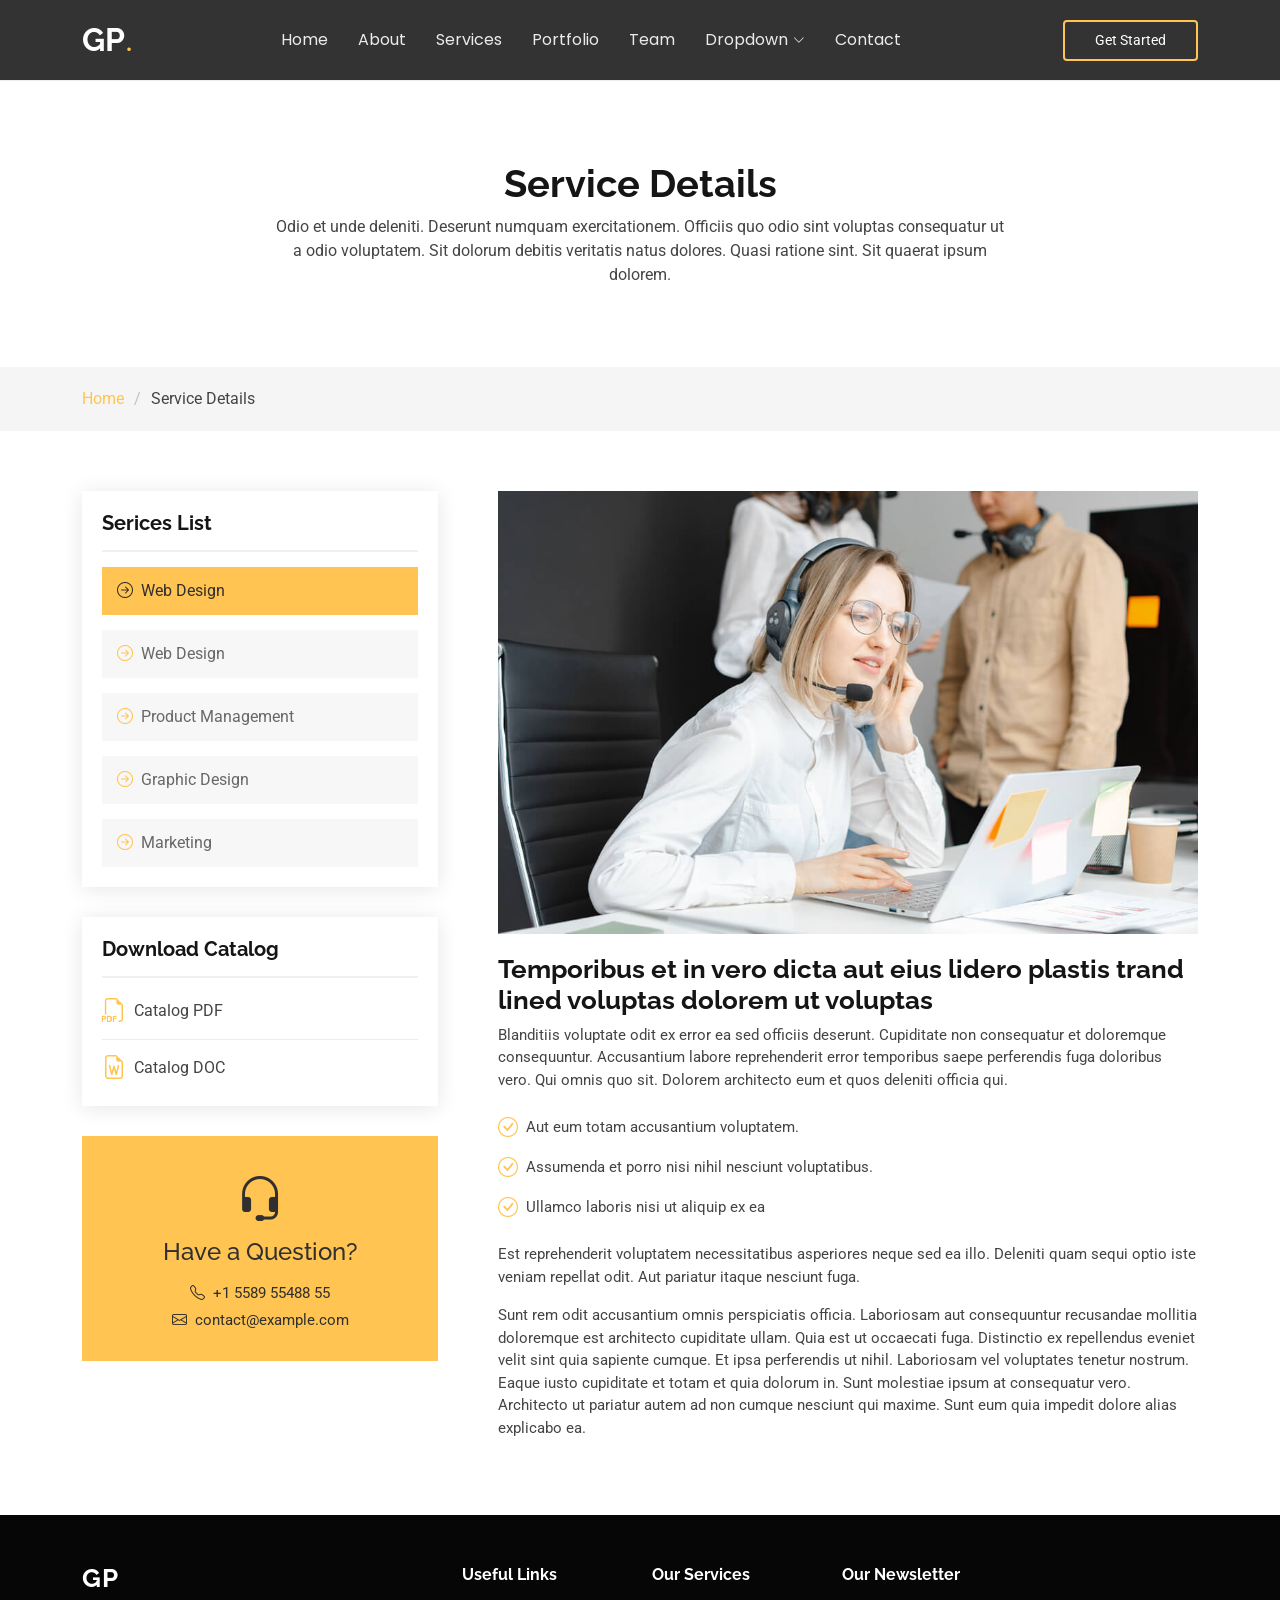
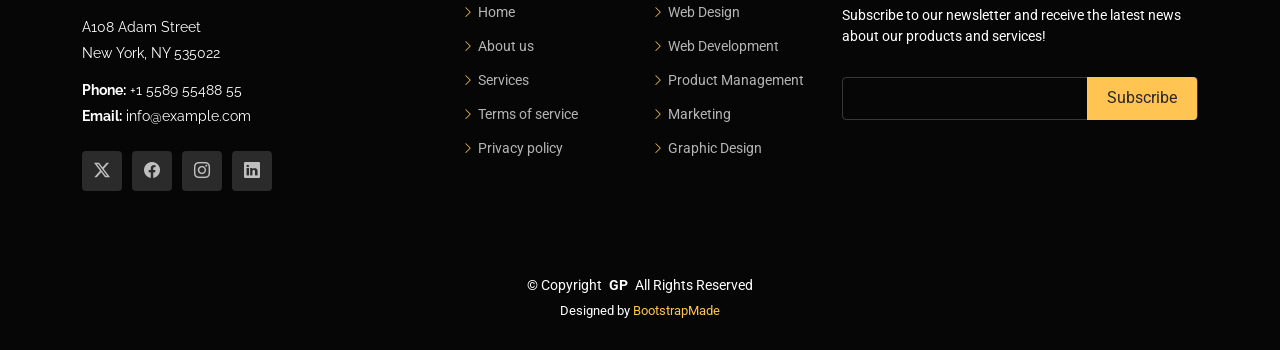
<file: service-details.html>
<!DOCTYPE html>
<html lang="en">

<head>
  <meta charset="utf-8">
  <meta content="width=device-width, initial-scale=1.0" name="viewport">
  <title>Service Details - Gp Bootstrap Template</title>
  <meta name="description" content="">
  <meta name="keywords" content="">

  <!-- Favicons -->
  <link href="assets/img/favicon.png" rel="icon">
  <link href="assets/img/apple-touch-icon.png" rel="apple-touch-icon">

  <!-- Fonts -->
  <link href="https://fonts.googleapis.com" rel="preconnect">
  <link href="https://fonts.gstatic.com" rel="preconnect" crossorigin>
  <link href="https://fonts.googleapis.com/css2?family=Roboto:ital,wght@0,100;0,300;0,400;0,500;0,700;0,900;1,100;1,300;1,400;1,500;1,700;1,900&family=Poppins:ital,wght@0,100;0,200;0,300;0,400;0,500;0,600;0,700;0,800;0,900;1,100;1,200;1,300;1,400;1,500;1,600;1,700;1,800;1,900&family=Raleway:ital,wght@0,100;0,200;0,300;0,400;0,500;0,600;0,700;0,800;0,900;1,100;1,200;1,300;1,400;1,500;1,600;1,700;1,800;1,900&display=swap" rel="stylesheet">

  <!-- Vendor CSS Files -->
  <link href="assets/vendor/bootstrap/css/bootstrap.min.css" rel="stylesheet">
  <link href="assets/vendor/bootstrap-icons/bootstrap-icons.css" rel="stylesheet">
  <link href="assets/vendor/aos/aos.css" rel="stylesheet">
  <link href="assets/vendor/swiper/swiper-bundle.min.css" rel="stylesheet">
  <link href="assets/vendor/glightbox/css/glightbox.min.css" rel="stylesheet">

  <!-- Main CSS File -->
  <link href="assets/css/main.css" rel="stylesheet">

  <!-- =======================================================
  * Template Name: Gp
  * Template URL: https://bootstrapmade.com/gp-free-multipurpose-html-bootstrap-template/
  * Updated: Aug 15 2024 with Bootstrap v5.3.3
  * Author: BootstrapMade.com
  * License: https://bootstrapmade.com/license/
  ======================================================== -->
</head>

<body class="service-details-page">

  <header id="header" class="header d-flex align-items-center position-relative">
    <div class="container-fluid container-xl position-relative d-flex align-items-center justify-content-between">

      <a href="index.html" class="logo d-flex align-items-center me-auto me-lg-0">
        <!-- Uncomment the line below if you also wish to use an image logo -->
        <!-- <img src="assets/img/logo.png" alt=""> -->
        <h1 class="sitename">GP</h1>
        <span>.</span>
      </a>

      <nav id="navmenu" class="navmenu">
        <ul>
          <li><a href="#hero">Home<br></a></li>
          <li><a href="#about">About</a></li>
          <li><a href="#services">Services</a></li>
          <li><a href="#portfolio">Portfolio</a></li>
          <li><a href="#team">Team</a></li>
          <li class="dropdown"><a href="#"><span>Dropdown</span> <i class="bi bi-chevron-down toggle-dropdown"></i></a>
            <ul>
              <li><a href="#">Dropdown 1</a></li>
              <li class="dropdown"><a href="#"><span>Deep Dropdown</span> <i class="bi bi-chevron-down toggle-dropdown"></i></a>
                <ul>
                  <li><a href="#">Deep Dropdown 1</a></li>
                  <li><a href="#">Deep Dropdown 2</a></li>
                  <li><a href="#">Deep Dropdown 3</a></li>
                  <li><a href="#">Deep Dropdown 4</a></li>
                  <li><a href="#">Deep Dropdown 5</a></li>
                </ul>
              </li>
              <li><a href="#">Dropdown 2</a></li>
              <li><a href="#">Dropdown 3</a></li>
              <li><a href="#">Dropdown 4</a></li>
            </ul>
          </li>
          <li><a href="#contact">Contact</a></li>
        </ul>
        <i class="mobile-nav-toggle d-xl-none bi bi-list"></i>
      </nav>

      <a class="btn-getstarted" href="index.html#about">Get Started</a>

    </div>
  </header>

  <main class="main">

    <!-- Page Title -->
    <div class="page-title" data-aos="fade">
      <div class="heading">
        <div class="container">
          <div class="row d-flex justify-content-center text-center">
            <div class="col-lg-8">
              <h1>Service Details</h1>
              <p class="mb-0">Odio et unde deleniti. Deserunt numquam exercitationem. Officiis quo odio sint voluptas consequatur ut a odio voluptatem. Sit dolorum debitis veritatis natus dolores. Quasi ratione sint. Sit quaerat ipsum dolorem.</p>
            </div>
          </div>
        </div>
      </div>
      <nav class="breadcrumbs">
        <div class="container">
          <ol>
            <li><a href="index.html">Home</a></li>
            <li class="current">Service Details</li>
          </ol>
        </div>
      </nav>
    </div><!-- End Page Title -->

    <!-- Service Details Section -->
    <section id="service-details" class="service-details section">

      <div class="container">

        <div class="row gy-5">

          <div class="col-lg-4" data-aos="fade-up" data-aos-delay="100">

            <div class="service-box">
              <h4>Serices List</h4>
              <div class="services-list">
                <a href="#" class="active"><i class="bi bi-arrow-right-circle"></i><span>Web Design</span></a>
                <a href="#"><i class="bi bi-arrow-right-circle"></i><span>Web Design</span></a>
                <a href="#"><i class="bi bi-arrow-right-circle"></i><span>Product Management</span></a>
                <a href="#"><i class="bi bi-arrow-right-circle"></i><span>Graphic Design</span></a>
                <a href="#"><i class="bi bi-arrow-right-circle"></i><span>Marketing</span></a>
              </div>
            </div><!-- End Services List -->

            <div class="service-box">
              <h4>Download Catalog</h4>
              <div class="download-catalog">
                <a href="#"><i class="bi bi-filetype-pdf"></i><span>Catalog PDF</span></a>
                <a href="#"><i class="bi bi-file-earmark-word"></i><span>Catalog DOC</span></a>
              </div>
            </div><!-- End Services List -->

            <div class="help-box d-flex flex-column justify-content-center align-items-center">
              <i class="bi bi-headset help-icon"></i>
              <h4>Have a Question?</h4>
              <p class="d-flex align-items-center mt-2 mb-0"><i class="bi bi-telephone me-2"></i> <span>+1 5589 55488 55</span></p>
              <p class="d-flex align-items-center mt-1 mb-0"><i class="bi bi-envelope me-2"></i> <a href="mailto:contact@example.com">contact@example.com</a></p>
            </div>

          </div>

          <div class="col-lg-8 ps-lg-5" data-aos="fade-up" data-aos-delay="200">
            <img src="assets/img/services.jpg" alt="" class="img-fluid services-img">
            <h3>Temporibus et in vero dicta aut eius lidero plastis trand lined voluptas dolorem ut voluptas</h3>
            <p>
              Blanditiis voluptate odit ex error ea sed officiis deserunt. Cupiditate non consequatur et doloremque consequuntur. Accusantium labore reprehenderit error temporibus saepe perferendis fuga doloribus vero. Qui omnis quo sit. Dolorem architecto eum et quos deleniti officia qui.
            </p>
            <ul>
              <li><i class="bi bi-check-circle"></i> <span>Aut eum totam accusantium voluptatem.</span></li>
              <li><i class="bi bi-check-circle"></i> <span>Assumenda et porro nisi nihil nesciunt voluptatibus.</span></li>
              <li><i class="bi bi-check-circle"></i> <span>Ullamco laboris nisi ut aliquip ex ea</span></li>
            </ul>
            <p>
              Est reprehenderit voluptatem necessitatibus asperiores neque sed ea illo. Deleniti quam sequi optio iste veniam repellat odit. Aut pariatur itaque nesciunt fuga.
            </p>
            <p>
              Sunt rem odit accusantium omnis perspiciatis officia. Laboriosam aut consequuntur recusandae mollitia doloremque est architecto cupiditate ullam. Quia est ut occaecati fuga. Distinctio ex repellendus eveniet velit sint quia sapiente cumque. Et ipsa perferendis ut nihil. Laboriosam vel voluptates tenetur nostrum. Eaque iusto cupiditate et totam et quia dolorum in. Sunt molestiae ipsum at consequatur vero. Architecto ut pariatur autem ad non cumque nesciunt qui maxime. Sunt eum quia impedit dolore alias explicabo ea.
            </p>
          </div>

        </div>

      </div>

    </section><!-- /Service Details Section -->

  </main>

  <footer id="footer" class="footer dark-background">

    <div class="footer-top">
      <div class="container">
        <div class="row gy-4">
          <div class="col-lg-4 col-md-6 footer-about">
            <a href="index.html" class="logo d-flex align-items-center">
              <span class="sitename">GP</span>
            </a>
            <div class="footer-contact pt-3">
              <p>A108 Adam Street</p>
              <p>New York, NY 535022</p>
              <p class="mt-3"><strong>Phone:</strong> <span>+1 5589 55488 55</span></p>
              <p><strong>Email:</strong> <span>info@example.com</span></p>
            </div>
            <div class="social-links d-flex mt-4">
              <a href=""><i class="bi bi-twitter-x"></i></a>
              <a href=""><i class="bi bi-facebook"></i></a>
              <a href=""><i class="bi bi-instagram"></i></a>
              <a href=""><i class="bi bi-linkedin"></i></a>
            </div>
          </div>

          <div class="col-lg-2 col-md-3 footer-links">
            <h4>Useful Links</h4>
            <ul>
              <li><i class="bi bi-chevron-right"></i> <a href="#"> Home</a></li>
              <li><i class="bi bi-chevron-right"></i> <a href="#"> About us</a></li>
              <li><i class="bi bi-chevron-right"></i> <a href="#"> Services</a></li>
              <li><i class="bi bi-chevron-right"></i> <a href="#"> Terms of service</a></li>
              <li><i class="bi bi-chevron-right"></i> <a href="#"> Privacy policy</a></li>
            </ul>
          </div>

          <div class="col-lg-2 col-md-3 footer-links">
            <h4>Our Services</h4>
            <ul>
              <li><i class="bi bi-chevron-right"></i> <a href="#"> Web Design</a></li>
              <li><i class="bi bi-chevron-right"></i> <a href="#"> Web Development</a></li>
              <li><i class="bi bi-chevron-right"></i> <a href="#"> Product Management</a></li>
              <li><i class="bi bi-chevron-right"></i> <a href="#"> Marketing</a></li>
              <li><i class="bi bi-chevron-right"></i> <a href="#"> Graphic Design</a></li>
            </ul>
          </div>

          <div class="col-lg-4 col-md-12 footer-newsletter">
            <h4>Our Newsletter</h4>
            <p>Subscribe to our newsletter and receive the latest news about our products and services!</p>
            <form action="forms/newsletter.php" method="post" class="php-email-form">
              <div class="newsletter-form"><input type="email" name="email"><input type="submit" value="Subscribe"></div>
              <div class="loading">Loading</div>
              <div class="error-message"></div>
              <div class="sent-message">Your subscription request has been sent. Thank you!</div>
            </form>
          </div>

        </div>
      </div>
    </div>

    <div class="copyright">
      <div class="container text-center">
        <p>© <span>Copyright</span> <strong class="px-1 sitename">GP</strong> <span>All Rights Reserved</span></p>
        <div class="credits">
          <!-- All the links in the footer should remain intact. -->
          <!-- You can delete the links only if you've purchased the pro version. -->
          <!-- Licensing information: https://bootstrapmade.com/license/ -->
          <!-- Purchase the pro version with working PHP/AJAX contact form: [buy-url] -->
          Designed by <a href="https://bootstrapmade.com/">BootstrapMade</a>
        </div>
      </div>
    </div>

  </footer>

  <!-- Scroll Top -->
  <a href="#" id="scroll-top" class="scroll-top d-flex align-items-center justify-content-center"><i class="bi bi-arrow-up-short"></i></a>

  <!-- Preloader -->
  <div id="preloader"></div>

  <!-- Vendor JS Files -->
  <script src="assets/vendor/bootstrap/js/bootstrap.bundle.min.js"></script>
  <script src="assets/vendor/php-email-form/validate.js"></script>
  <script src="assets/vendor/aos/aos.js"></script>
  <script src="assets/vendor/swiper/swiper-bundle.min.js"></script>
  <script src="assets/vendor/glightbox/js/glightbox.min.js"></script>
  <script src="assets/vendor/imagesloaded/imagesloaded.pkgd.min.js"></script>
  <script src="assets/vendor/isotope-layout/isotope.pkgd.min.js"></script>
  <script src="assets/vendor/purecounter/purecounter_vanilla.js"></script>

  <!-- Main JS File -->
  <script src="assets/js/main.js"></script>

</body>

</html>
</file>
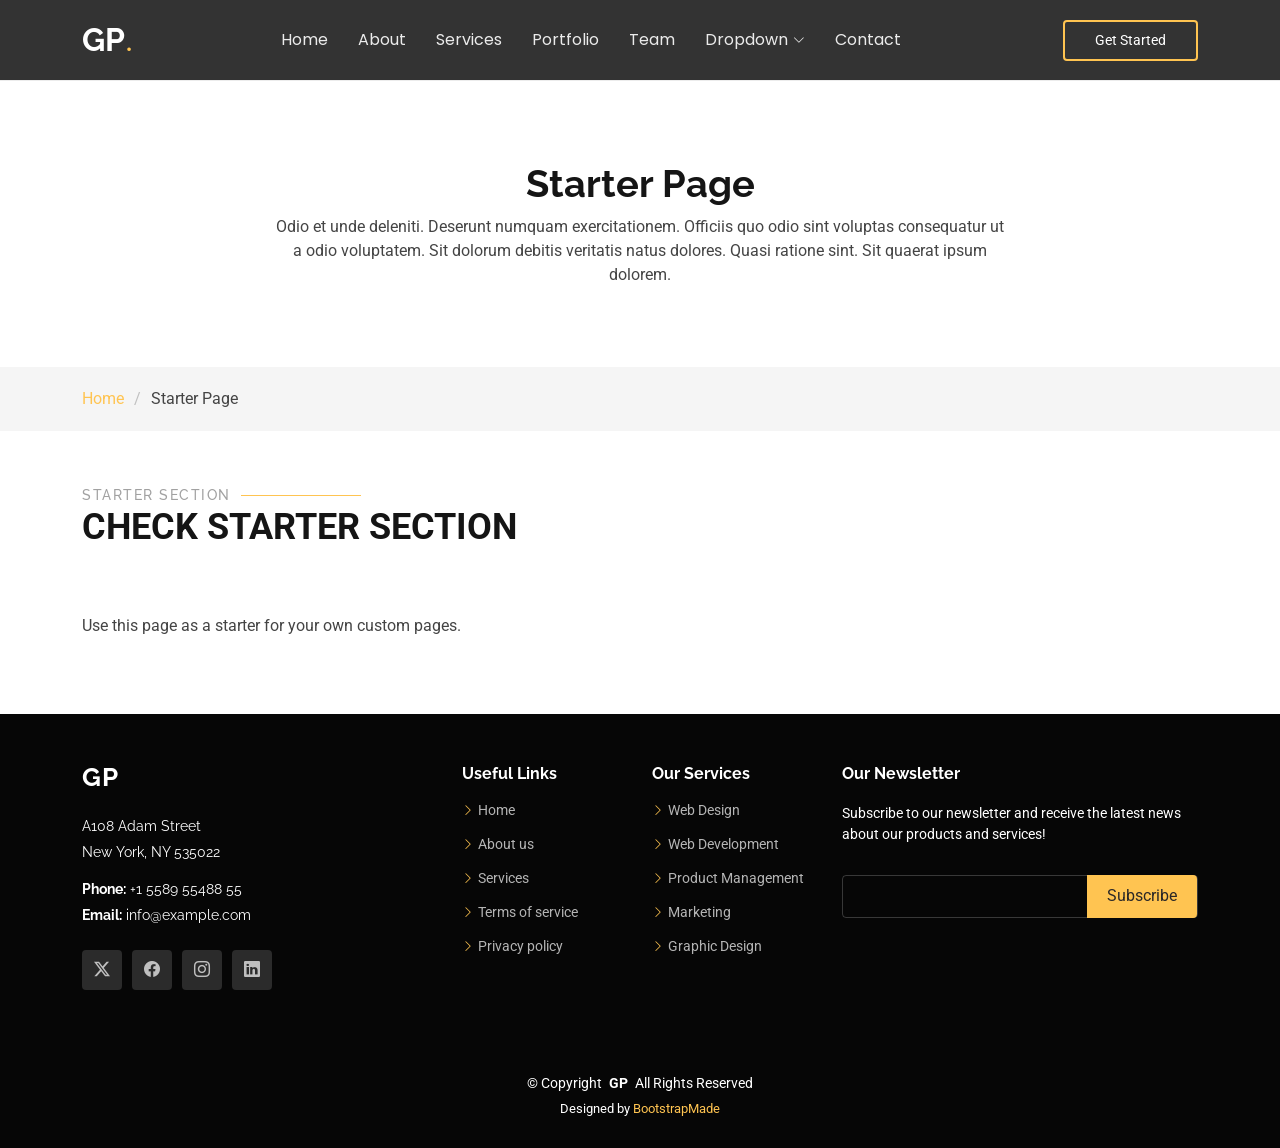
<file: starter-page.html>
<!DOCTYPE html>
<html lang="en">

<head>
  <meta charset="utf-8">
  <meta content="width=device-width, initial-scale=1.0" name="viewport">
  <title>Starter Page - Gp Bootstrap Template</title>
  <meta name="description" content="">
  <meta name="keywords" content="">

  <!-- Favicons -->
  <link href="assets/img/favicon.png" rel="icon">
  <link href="assets/img/apple-touch-icon.png" rel="apple-touch-icon">

  <!-- Fonts -->
  <link href="https://fonts.googleapis.com" rel="preconnect">
  <link href="https://fonts.gstatic.com" rel="preconnect" crossorigin>
  <link href="https://fonts.googleapis.com/css2?family=Roboto:ital,wght@0,100;0,300;0,400;0,500;0,700;0,900;1,100;1,300;1,400;1,500;1,700;1,900&family=Poppins:ital,wght@0,100;0,200;0,300;0,400;0,500;0,600;0,700;0,800;0,900;1,100;1,200;1,300;1,400;1,500;1,600;1,700;1,800;1,900&family=Raleway:ital,wght@0,100;0,200;0,300;0,400;0,500;0,600;0,700;0,800;0,900;1,100;1,200;1,300;1,400;1,500;1,600;1,700;1,800;1,900&display=swap" rel="stylesheet">

  <!-- Vendor CSS Files -->
  <link href="assets/vendor/bootstrap/css/bootstrap.min.css" rel="stylesheet">
  <link href="assets/vendor/bootstrap-icons/bootstrap-icons.css" rel="stylesheet">
  <link href="assets/vendor/aos/aos.css" rel="stylesheet">
  <link href="assets/vendor/swiper/swiper-bundle.min.css" rel="stylesheet">
  <link href="assets/vendor/glightbox/css/glightbox.min.css" rel="stylesheet">

  <!-- Main CSS File -->
  <link href="assets/css/main.css" rel="stylesheet">

  <!-- =======================================================
  * Template Name: Gp
  * Template URL: https://bootstrapmade.com/gp-free-multipurpose-html-bootstrap-template/
  * Updated: Aug 15 2024 with Bootstrap v5.3.3
  * Author: BootstrapMade.com
  * License: https://bootstrapmade.com/license/
  ======================================================== -->
</head>

<body class="starter-page-page">

  <header id="header" class="header d-flex align-items-center position-relative">
    <div class="container-fluid container-xl position-relative d-flex align-items-center justify-content-between">

      <a href="index.html" class="logo d-flex align-items-center me-auto me-lg-0">
        <!-- Uncomment the line below if you also wish to use an image logo -->
        <!-- <img src="assets/img/logo.png" alt=""> -->
        <h1 class="sitename">GP</h1>
        <span>.</span>
      </a>

      <nav id="navmenu" class="navmenu">
        <ul>
          <li><a href="#hero">Home<br></a></li>
          <li><a href="#about">About</a></li>
          <li><a href="#services">Services</a></li>
          <li><a href="#portfolio">Portfolio</a></li>
          <li><a href="#team">Team</a></li>
          <li class="dropdown"><a href="#"><span>Dropdown</span> <i class="bi bi-chevron-down toggle-dropdown"></i></a>
            <ul>
              <li><a href="#">Dropdown 1</a></li>
              <li class="dropdown"><a href="#"><span>Deep Dropdown</span> <i class="bi bi-chevron-down toggle-dropdown"></i></a>
                <ul>
                  <li><a href="#">Deep Dropdown 1</a></li>
                  <li><a href="#">Deep Dropdown 2</a></li>
                  <li><a href="#">Deep Dropdown 3</a></li>
                  <li><a href="#">Deep Dropdown 4</a></li>
                  <li><a href="#">Deep Dropdown 5</a></li>
                </ul>
              </li>
              <li><a href="#">Dropdown 2</a></li>
              <li><a href="#">Dropdown 3</a></li>
              <li><a href="#">Dropdown 4</a></li>
            </ul>
          </li>
          <li><a href="#contact">Contact</a></li>
        </ul>
        <i class="mobile-nav-toggle d-xl-none bi bi-list"></i>
      </nav>

      <a class="btn-getstarted" href="index.html#about">Get Started</a>

    </div>
  </header>

  <main class="main">

    <!-- Page Title -->
    <div class="page-title" data-aos="fade">
      <div class="heading">
        <div class="container">
          <div class="row d-flex justify-content-center text-center">
            <div class="col-lg-8">
              <h1>Starter Page</h1>
              <p class="mb-0">Odio et unde deleniti. Deserunt numquam exercitationem. Officiis quo odio sint voluptas consequatur ut a odio voluptatem. Sit dolorum debitis veritatis natus dolores. Quasi ratione sint. Sit quaerat ipsum dolorem.</p>
            </div>
          </div>
        </div>
      </div>
      <nav class="breadcrumbs">
        <div class="container">
          <ol>
            <li><a href="index.html">Home</a></li>
            <li class="current">Starter Page</li>
          </ol>
        </div>
      </nav>
    </div><!-- End Page Title -->

    <!-- Starter Section Section -->
    <section id="starter-section" class="starter-section section">

      <!-- Section Title -->
      <div class="container section-title" data-aos="fade-up">
        <h2>Starter Section</h2>
        <p>Check Starter Section<br></p>
      </div><!-- End Section Title -->

      <div class="container" data-aos="fade-up">
        <p>Use this page as a starter for your own custom pages.</p>
      </div>

    </section><!-- /Starter Section Section -->

  </main>

  <footer id="footer" class="footer dark-background">

    <div class="footer-top">
      <div class="container">
        <div class="row gy-4">
          <div class="col-lg-4 col-md-6 footer-about">
            <a href="index.html" class="logo d-flex align-items-center">
              <span class="sitename">GP</span>
            </a>
            <div class="footer-contact pt-3">
              <p>A108 Adam Street</p>
              <p>New York, NY 535022</p>
              <p class="mt-3"><strong>Phone:</strong> <span>+1 5589 55488 55</span></p>
              <p><strong>Email:</strong> <span>info@example.com</span></p>
            </div>
            <div class="social-links d-flex mt-4">
              <a href=""><i class="bi bi-twitter-x"></i></a>
              <a href=""><i class="bi bi-facebook"></i></a>
              <a href=""><i class="bi bi-instagram"></i></a>
              <a href=""><i class="bi bi-linkedin"></i></a>
            </div>
          </div>

          <div class="col-lg-2 col-md-3 footer-links">
            <h4>Useful Links</h4>
            <ul>
              <li><i class="bi bi-chevron-right"></i> <a href="#"> Home</a></li>
              <li><i class="bi bi-chevron-right"></i> <a href="#"> About us</a></li>
              <li><i class="bi bi-chevron-right"></i> <a href="#"> Services</a></li>
              <li><i class="bi bi-chevron-right"></i> <a href="#"> Terms of service</a></li>
              <li><i class="bi bi-chevron-right"></i> <a href="#"> Privacy policy</a></li>
            </ul>
          </div>

          <div class="col-lg-2 col-md-3 footer-links">
            <h4>Our Services</h4>
            <ul>
              <li><i class="bi bi-chevron-right"></i> <a href="#"> Web Design</a></li>
              <li><i class="bi bi-chevron-right"></i> <a href="#"> Web Development</a></li>
              <li><i class="bi bi-chevron-right"></i> <a href="#"> Product Management</a></li>
              <li><i class="bi bi-chevron-right"></i> <a href="#"> Marketing</a></li>
              <li><i class="bi bi-chevron-right"></i> <a href="#"> Graphic Design</a></li>
            </ul>
          </div>

          <div class="col-lg-4 col-md-12 footer-newsletter">
            <h4>Our Newsletter</h4>
            <p>Subscribe to our newsletter and receive the latest news about our products and services!</p>
            <form action="forms/newsletter.php" method="post" class="php-email-form">
              <div class="newsletter-form"><input type="email" name="email"><input type="submit" value="Subscribe"></div>
              <div class="loading">Loading</div>
              <div class="error-message"></div>
              <div class="sent-message">Your subscription request has been sent. Thank you!</div>
            </form>
          </div>

        </div>
      </div>
    </div>

    <div class="copyright">
      <div class="container text-center">
        <p>© <span>Copyright</span> <strong class="px-1 sitename">GP</strong> <span>All Rights Reserved</span></p>
        <div class="credits">
          <!-- All the links in the footer should remain intact. -->
          <!-- You can delete the links only if you've purchased the pro version. -->
          <!-- Licensing information: https://bootstrapmade.com/license/ -->
          <!-- Purchase the pro version with working PHP/AJAX contact form: [buy-url] -->
          Designed by <a href="https://bootstrapmade.com/">BootstrapMade</a>
        </div>
      </div>
    </div>

  </footer>

  <!-- Scroll Top -->
  <a href="#" id="scroll-top" class="scroll-top d-flex align-items-center justify-content-center"><i class="bi bi-arrow-up-short"></i></a>

  <!-- Preloader -->
  <div id="preloader"></div>

  <!-- Vendor JS Files -->
  <script src="assets/vendor/bootstrap/js/bootstrap.bundle.min.js"></script>
  <script src="assets/vendor/php-email-form/validate.js"></script>
  <script src="assets/vendor/aos/aos.js"></script>
  <script src="assets/vendor/swiper/swiper-bundle.min.js"></script>
  <script src="assets/vendor/glightbox/js/glightbox.min.js"></script>
  <script src="assets/vendor/imagesloaded/imagesloaded.pkgd.min.js"></script>
  <script src="assets/vendor/isotope-layout/isotope.pkgd.min.js"></script>
  <script src="assets/vendor/purecounter/purecounter_vanilla.js"></script>

  <!-- Main JS File -->
  <script src="assets/js/main.js"></script>

</body>

</html>
</file>
<file: assets/css/projects.css>
/* Scoped presentation for original project branding; the existing site theme is retained. */
.project-visual {
  width: 100%;
  aspect-ratio: 4 / 3;
  display: flex;
  align-items: center;
  justify-content: center;
  gap: 6%;
  padding: 9%;
  background: var(--project-bg, #f6f7fb);
  overflow: hidden;
}
.project-visual .project-logo {
  display: block;
  width: 66%;
  height: 100%;
  object-fit: contain;
  flex-shrink: 0;
}
.project-visual-pair .project-logo {
  width: 44%;
}
.portfolio-details .project-visual .project-logo {
  width: 66%;
}
.portfolio-details .project-visual-pair .project-logo {
  width: 44%;
}
.project-image-caption {
  text-align: center;
  padding: 16px 12px 4px;
  font-weight: 600;
}
.project-source {
  margin-bottom: 28px;
}
.portfolio-description h2[id] {
  scroll-margin-top: 28px;
}
</file>
<file: assets/css/main.css>
/**
* Template Name: Gp
* Template URL: https://bootstrapmade.com/gp-free-multipurpose-html-bootstrap-template/
* Updated: Aug 15 2024 with Bootstrap v5.3.3
* Author: BootstrapMade.com
* License: https://bootstrapmade.com/license/
*/

/*--------------------------------------------------------------
# Font & Color Variables
# Help: https://bootstrapmade.com/color-system/
--------------------------------------------------------------*/
/* Fonts */
:root {
  --default-font: "Roboto",  system-ui, -apple-system, "Segoe UI", Roboto, "Helvetica Neue", Arial, "Noto Sans", "Liberation Sans", sans-serif, "Apple Color Emoji", "Segoe UI Emoji", "Segoe UI Symbol", "Noto Color Emoji";
  --heading-font: "Raleway",  sans-serif;
  --nav-font: "Poppins",  sans-serif;
}

/* Global Colors - The following color variables are used throughout the website. Updating them here will change the color scheme of the entire website */
:root { 
  --background-color: #ffffff; /* Background color for the entire website, including individual sections */
  --default-color: #444444; /* Default color used for the majority of the text content across the entire website */
  --heading-color: #151515; /* Color for headings, subheadings and title throughout the website */
  --accent-color: #ffc451; /* Accent color that represents your brand on the website. It's used for buttons, links, and other elements that need to stand out */
  --surface-color: #ffffff; /* The surface color is used as a background of boxed elements within sections, such as cards, icon boxes, or other elements that require a visual separation from the global background. */
  --contrast-color: #312f2f; /* Contrast color for text, ensuring readability against backgrounds of accent, heading, or default colors. */
}

/* Nav Menu Colors - The following color variables are used specifically for the navigation menu. They are separate from the global colors to allow for more customization options */
:root {
  --nav-color: rgba(255, 255, 255, 0.905);  /* The default color of the main navmenu links */
  --nav-hover-color: #ffc451; /* Applied to main navmenu links when they are hovered over or active */
  --nav-mobile-background-color: #ffffff; /* Used as the background color for mobile navigation menu */
  --nav-dropdown-background-color: #ffffff; /* Used as the background color for dropdown items that appear when hovering over primary navigation items */
  --nav-dropdown-color: #212529; /* Used for navigation links of the dropdown items in the navigation menu. */
  --nav-dropdown-hover-color: #ffc451; /* Similar to --nav-hover-color, this color is applied to dropdown navigation links when they are hovered over. */
}

/* Color Presets - These classes override global colors when applied to any section or element, providing reuse of the sam color scheme. */

.light-background {
  --background-color: #f9f9f9;
  --surface-color: #ffffff;
}

.dark-background {
  --background-color: #060606;
  --default-color: #ffffff;
  --heading-color: #ffffff;
  --surface-color: #252525;
  --contrast-color: #2a2727;
}

/* Smooth scroll */
:root {
  scroll-behavior: smooth;
}

/*--------------------------------------------------------------
# General Styling & Shared Classes
--------------------------------------------------------------*/
body {
  color: var(--default-color);
  background-color: var(--background-color);
  font-family: var(--default-font);
}

a {
  color: var(--accent-color);
  text-decoration: none;
  transition: 0.3s;
}

a:hover {
  color: color-mix(in srgb, var(--accent-color), transparent 25%);
  text-decoration: none;
}

h1,
h2,
h3,
h4,
h5,
h6 {
  color: var(--heading-color);
  font-family: var(--heading-font);
}

/* PHP Email Form Messages
------------------------------*/
.php-email-form .error-message {
  display: none;
  background: #df1529;
  color: #ffffff;
  text-align: left;
  padding: 15px;
  margin-bottom: 24px;
  font-weight: 600;
}

.php-email-form .sent-message {
  display: none;
  color: #ffffff;
  background: #059652;
  text-align: center;
  padding: 15px;
  margin-bottom: 24px;
  font-weight: 600;
}

.php-email-form .loading {
  display: none;
  background: var(--surface-color);
  text-align: center;
  padding: 15px;
  margin-bottom: 24px;
}

.php-email-form .loading:before {
  content: "";
  display: inline-block;
  border-radius: 50%;
  width: 24px;
  height: 24px;
  margin: 0 10px -6px 0;
  border: 3px solid var(--accent-color);
  border-top-color: var(--surface-color);
  animation: php-email-form-loading 1s linear infinite;
}

@keyframes php-email-form-loading {
  0% {
    transform: rotate(0deg);
  }

  100% {
    transform: rotate(360deg);
  }
}

/*--------------------------------------------------------------
# Global Header
--------------------------------------------------------------*/
.header {
  --background-color: rgba(0, 0, 0, 0.8);
  --heading-color: #ffffff;
  --contrast-color: #ffffff;
  color: var(--default-color);
  background-color: var(--background-color);
  padding: 10px 0;
  transition: all 0.5s;
  z-index: 997;
}

.header .logo {
  line-height: 1;
}

.header .logo img {
  max-height: 36px;
  margin-right: 8px;
}

.header .logo h1 {
  font-size: 32px;
  margin: 0;
  font-weight: 700;
  color: var(--heading-color);
}

.header .logo span {
  color: var(--accent-color);
  font-size: 32px;
}

.header .btn-getstarted,
.header .btn-getstarted:focus {
  color: var(--contrast-color);
  font-size: 14px;
  padding: 8px 30px;
  margin: 0 0 0 30px;
  border-radius: 4px;
  transition: 0.3s;
  border: 2px solid var(--accent-color);
}

.header .btn-getstarted:hover,
.header .btn-getstarted:focus:hover {
  color: var(--default-color);
  background: var(--accent-color);
}

@media (max-width: 1200px) {
  .header .logo {
    order: 1;
  }

  .header .btn-getstarted {
    order: 2;
    margin: 0 15px 0 0;
    padding: 6px 15px;
  }

  .header .navmenu {
    order: 3;
  }
}

.scrolled .header {
  box-shadow: 0px 0 18px rgba(0, 0, 0, 0.1);
}

/* Index Page Header
------------------------------*/
.index-page .header {
  --background-color: rgba(0, 0, 0, 0);
}

/* Index Page Header on Scroll
------------------------------*/
.index-page.scrolled .header {
  --background-color: rgba(0, 0, 0, 0.8);
}

/*--------------------------------------------------------------
# Navigation Menu
--------------------------------------------------------------*/
/* Navmenu - Desktop */
@media (min-width: 1200px) {
  .navmenu {
    padding: 0;
  }

  .navmenu ul {
    margin: 0;
    padding: 0;
    display: flex;
    list-style: none;
    align-items: center;
  }

  .navmenu li {
    position: relative;
  }

  .navmenu a,
  .navmenu a:focus {
    color: var(--nav-color);
    padding: 18px 15px;
    font-size: 16px;
    font-family: var(--nav-font);
    font-weight: 400;
    display: flex;
    align-items: center;
    justify-content: space-between;
    white-space: nowrap;
    transition: 0.3s;
  }

  .navmenu a i,
  .navmenu a:focus i {
    font-size: 12px;
    line-height: 0;
    margin-left: 5px;
    transition: 0.3s;
  }

  .navmenu li:last-child a {
    padding-right: 0;
  }

  .navmenu li:hover>a,
  .navmenu .active,
  .navmenu .active:focus {
    color: var(--nav-hover-color);
  }

  .navmenu .dropdown ul {
    margin: 0;
    padding: 10px 0;
    background: var(--nav-dropdown-background-color);
    display: block;
    position: absolute;
    visibility: hidden;
    left: 14px;
    top: 130%;
    opacity: 0;
    transition: 0.3s;
    border-radius: 0;
    z-index: 99;
    box-shadow: 0px 0px 30px rgba(0, 0, 0, 0.1);
  }

  .navmenu .dropdown ul li {
    min-width: 200px;
  }

  .navmenu .dropdown ul a {
    padding: 10px 20px;
    font-size: 15px;
    text-transform: none;
    color: var(--nav-dropdown-color);
  }

  .navmenu .dropdown ul a i {
    font-size: 12px;
  }

  .navmenu .dropdown ul a:hover,
  .navmenu .dropdown ul .active:hover,
  .navmenu .dropdown ul li:hover>a {
    background-color: var(--nav-dropdown-hover-color);
  }

  .navmenu .dropdown:hover>ul {
    opacity: 1;
    top: 100%;
    visibility: visible;
  }

  .navmenu .dropdown .dropdown ul {
    top: 0;
    left: -90%;
    visibility: hidden;
  }

  .navmenu .dropdown .dropdown:hover>ul {
    opacity: 1;
    top: 0;
    left: -100%;
    visibility: visible;
  }
}

/* Navmenu - Mobile */
@media (max-width: 1199px) {
  .mobile-nav-toggle {
    color: var(--nav-color);
    font-size: 28px;
    line-height: 0;
    margin-right: 10px;
    cursor: pointer;
    transition: color 0.3s;
  }

  .navmenu {
    padding: 0;
    z-index: 9997;
  }

  .navmenu ul {
    display: none;
    list-style: none;
    position: absolute;
    inset: 60px 20px 20px 20px;
    padding: 10px 0;
    margin: 0;
    border-radius: 6px;
    background-color: var(--nav-mobile-background-color);
    overflow-y: auto;
    transition: 0.3s;
    z-index: 9998;
    box-shadow: 0px 0px 30px rgba(0, 0, 0, 0.1);
  }

  .navmenu a,
  .navmenu a:focus {
    color: var(--nav-dropdown-color);
    padding: 10px 20px;
    font-family: var(--nav-font);
    font-size: 17px;
    font-weight: 500;
    display: flex;
    align-items: center;
    justify-content: space-between;
    white-space: nowrap;
    transition: 0.3s;
  }

  .navmenu a i,
  .navmenu a:focus i {
    font-size: 12px;
    line-height: 0;
    margin-left: 5px;
    width: 30px;
    height: 30px;
    display: flex;
    align-items: center;
    justify-content: center;
    border-radius: 50%;
    transition: 0.3s;
    background-color: color-mix(in srgb, var(--accent-color), white 90%);
  }

  .navmenu a i:hover,
  .navmenu a:focus i:hover {
    background-color: color-mix(in srgb, var(--accent-color), white 90%);
  }

  .navmenu a:hover,
  .navmenu .active,
  .navmenu .active:focus {
    background-color: var(--nav-dropdown-hover-color);
  }

  .navmenu .active i,
  .navmenu .active:focus i {
    transform: rotate(180deg);
  }

  .navmenu .dropdown ul {
    position: static;
    display: none;
    z-index: 99;
    padding: 10px 0;
    margin: 10px 20px;
    background-color: var(--nav-dropdown-background-color);
    border: 1px solid color-mix(in srgb, var(--default-color), transparent 90%);
    box-shadow: none;
    transition: all 0.5s ease-in-out;
  }

  .navmenu .dropdown ul ul {
    background-color: rgba(33, 37, 41, 0.1);
  }

  .navmenu .dropdown>.dropdown-active {
    display: block;
    background-color: rgba(33, 37, 41, 0.03);
  }

  .mobile-nav-active {
    overflow: hidden;
  }

  .mobile-nav-active .mobile-nav-toggle {
    color: #fff;
    position: absolute;
    font-size: 32px;
    top: 15px;
    right: 15px;
    margin-right: 0;
    z-index: 9999;
  }

  .mobile-nav-active .navmenu {
    position: fixed;
    overflow: hidden;
    inset: 0;
    background: rgba(33, 37, 41, 0.8);
    transition: 0.3s;
  }

  .mobile-nav-active .navmenu>ul {
    display: block;
  }
}

/*--------------------------------------------------------------
# Global Footer
--------------------------------------------------------------*/
.footer {
  color: var(--default-color);
  background-color: var(--background-color);
  font-size: 14px;
  position: relative;
}

.footer .footer-top {
  padding: 50px 0;
  background-color: color-mix(in srgb, var(--footer-background-color) 90%, white 10%);
}

.footer .footer-about .logo {
  line-height: 1;
  margin-bottom: 10px;
}

.footer .footer-about .logo img {
  max-height: 40px;
  margin-right: 6px;
}

.footer .footer-about .logo span {
  font-size: 26px;
  font-weight: 700;
  letter-spacing: 1px;
  font-family: var(--heading-font);
  color: var(--heading-color);
}

.footer .footer-about p {
  font-size: 14px;
  font-family: var(--heading-font);
}

.footer .social-links a {
  color: color-mix(in srgb, var(--default-color), transparent 30%);
  background-color: color-mix(in srgb, var(--default-color) 5%, white 10%);
  display: flex;
  align-items: center;
  justify-content: center;
  width: 40px;
  height: 40px;
  border-radius: 4px;
  font-size: 16px;
  margin-right: 10px;
  transition: 0.3s;
}

.footer .social-links a:hover {
  color: var(--contrast-color);
  background-color: var(--accent-color);
}

.footer h4 {
  font-size: 16px;
  font-weight: bold;
  position: relative;
  padding-bottom: 12px;
}

.footer .footer-links {
  margin-bottom: 30px;
}

.footer .footer-links ul {
  list-style: none;
  padding: 0;
  margin: 0;
}

.footer .footer-links ul i {
  margin-right: 4px;
  font-size: 12px;
  line-height: 0;
  color: var(--accent-color);
}

.footer .footer-links ul li {
  padding: 10px 0;
  display: flex;
  align-items: center;
}

.footer .footer-links ul li:first-child {
  padding-top: 0;
}

.footer .footer-links ul a {
  color: color-mix(in srgb, var(--default-color), transparent 30%);
  display: inline-block;
  line-height: 1;
}

.footer .footer-links ul a:hover {
  color: var(--accent-color);
}

.footer .footer-contact p {
  margin-bottom: 5px;
}

.footer .footer-newsletter .newsletter-form {
  margin-top: 30px;
  margin-bottom: 15px;
  padding: 6px 8px;
  position: relative;
  border-radius: 4px;
  border: 1px solid color-mix(in srgb, var(--default-color), transparent 80%);
  display: flex;
  background-color: color-mix(in srgb, var(--footer-background-color) 90%, white 15%);
  transition: 0.3s;
}

.footer .footer-newsletter .newsletter-form:focus-within {
  border-color: var(--accent-color);
}

.footer .footer-newsletter .newsletter-form input[type=email] {
  border: 0;
  padding: 4px;
  width: 100%;
  background-color: color-mix(in srgb, var(--footer-background-color) 90%, white 15%);
  color: var(--default-color);
}

.footer .footer-newsletter .newsletter-form input[type=email]:focus-visible {
  outline: none;
}

.footer .footer-newsletter .newsletter-form input[type=submit] {
  border: 0;
  font-size: 16px;
  padding: 0 20px;
  margin: -7px -8px -7px 0;
  background: var(--accent-color);
  color: var(--contrast-color);
  transition: 0.3s;
  border-radius: 0 4px 4px 0;
}

.footer .footer-newsletter .newsletter-form input[type=submit]:hover {
  background: color-mix(in srgb, var(--accent-color), transparent 20%);
}

.footer .copyright {
  padding: 30px 0;
}

.footer .copyright p {
  margin-bottom: 0;
}

.footer .credits {
  margin-top: 5px;
  font-size: 13px;
}

/*--------------------------------------------------------------
# Preloader
--------------------------------------------------------------*/
#preloader {
  position: fixed;
  inset: 0;
  z-index: 999999;
  overflow: hidden;
  background: #000;
  transition: all 0.6s ease-out;
}

#preloader:before {
  content: "";
  position: fixed;
  top: calc(50% - 30px);
  left: calc(50% - 30px);
  border: 6px solid #ffffff;
  border-color: var(--accent-color) transparent var(--accent-color) transparent;
  border-radius: 50%;
  width: 60px;
  height: 60px;
  animation: animate-preloader 1.5s linear infinite;
}

@keyframes animate-preloader {
  0% {
    transform: rotate(0deg);
  }

  100% {
    transform: rotate(360deg);
  }
}

/*--------------------------------------------------------------
# Scroll Top Button
--------------------------------------------------------------*/
.scroll-top {
  position: fixed;
  visibility: hidden;
  opacity: 0;
  right: 15px;
  bottom: 15px;
  z-index: 99999;
  background-color: var(--accent-color);
  width: 40px;
  height: 40px;
  border-radius: 4px;
  transition: all 0.4s;
}

.scroll-top i {
  font-size: 24px;
  color: var(--contrast-color);
  line-height: 0;
}

.scroll-top:hover {
  background-color: color-mix(in srgb, var(--accent-color), transparent 20%);
  color: var(--contrast-color);
}

.scroll-top.active {
  visibility: visible;
  opacity: 1;
}

/*--------------------------------------------------------------
# Disable aos animation delay on mobile devices
--------------------------------------------------------------*/
@media screen and (max-width: 768px) {
  [data-aos-delay] {
    transition-delay: 0 !important;
  }
}

/*--------------------------------------------------------------
# Global Page Titles & Breadcrumbs
--------------------------------------------------------------*/
.page-title {
  color: var(--default-color);
  background-color: var(--background-color);
  position: relative;
}

.page-title .heading {
  padding: 80px 0;
  border-top: 1px solid color-mix(in srgb, var(--default-color), transparent 90%);
}

.page-title .heading h1 {
  font-size: 38px;
  font-weight: 700;
}

.page-title nav {
  background-color: color-mix(in srgb, var(--default-color), transparent 95%);
  padding: 20px 0;
}

.page-title nav ol {
  display: flex;
  flex-wrap: wrap;
  list-style: none;
  margin: 0;
  padding: 0;
  font-size: 16px;
  font-weight: 400;
}

.page-title nav ol li+li {
  padding-left: 10px;
}

.page-title nav ol li+li::before {
  content: "/";
  display: inline-block;
  padding-right: 10px;
  color: color-mix(in srgb, var(--default-color), transparent 70%);
}

/*--------------------------------------------------------------
# Global Sections
--------------------------------------------------------------*/
section,
.section {
  color: var(--default-color);
  background-color: var(--background-color);
  padding: 60px 0;
  scroll-margin-top: 80px;
  overflow: clip;
}

@media (max-width: 1199px) {

  section,
  .section {
    scroll-margin-top: 58px;
  }
}

/*--------------------------------------------------------------
# Global Section Titles
--------------------------------------------------------------*/
.section-title {
  padding-bottom: 60px;
  position: relative;
}

.section-title h2 {
  font-size: 14px;
  font-weight: 500;
  padding: 0;
  line-height: 1px;
  margin: 0;
  letter-spacing: 1.5px;
  text-transform: uppercase;
  color: color-mix(in srgb, var(--default-color), transparent 50%);
  position: relative;
}

.section-title h2::after {
  content: "";
  width: 120px;
  height: 1px;
  display: inline-block;
  background: var(--accent-color);
  margin: 4px 10px;
}

.section-title p {
  color: var(--heading-color);
  margin: 0;
  font-size: 36px;
  font-weight: 700;
  text-transform: uppercase;
}

/*--------------------------------------------------------------
# Hero Section
--------------------------------------------------------------*/
.hero {
  width: 100%;
  min-height: 100vh;
  position: relative;
  padding: 120px 0 80px 0;
  display: flex;
  align-items: center;
  justify-content: center;
}

.hero img {
  position: absolute;
  inset: 0;
  display: block;
  width: 100%;
  height: 100%;
  object-fit: cover;
  z-index: 1;
}

.hero:before {
  content: "";
  background: color-mix(in srgb, var(--background-color), transparent 30%);
  position: absolute;
  inset: 0;
  z-index: 2;
}

.hero .container {
  position: relative;
  z-index: 3;
}

.hero h2 {
  margin: 0;
  font-size: 56px;
  font-weight: 700;
  font-family: var(--nav-font);
}

.hero h2 span {
  color: var(--accent-color);
}

.hero p {
  margin: 10px 0 0 0;
  font-size: 24px;
  color: color-mix(in srgb, var(--default-color), transparent 30%);
}

.hero .icon-box {
  padding: 30px 20px;
  transition: ease-in-out 0.3s;
  border: 1px solid color-mix(in srgb, var(--default-color), transparent 70%);
  height: 100%;
  text-align: center;
  display: flex;
  flex-direction: column;
  align-items: center;
  justify-content: center;
}

.hero .icon-box i {
  font-size: 32px;
  line-height: 1;
  color: var(--accent-color);
}

.hero .icon-box h3 {
  font-weight: 700;
  margin: 10px 0 0 0;
  padding: 0;
  line-height: 1;
  font-size: 20px;
  line-height: 26px;
}

.hero .icon-box h3 a {
  color: color-mix(in srgb, var(--default-color), transparent 20%);
  transition: ease-in-out 0.3s;
}

.hero .icon-box:hover {
  border-color: var(--accent-color);
}

.hero .icon-box:hover h3 a {
  color: var(--accent-color);
}

@media (max-width: 768px) {
  .hero h2 {
    font-size: 32px;
  }

  .hero p {
    font-size: 18px;
  }
}

/*--------------------------------------------------------------
# About Section
--------------------------------------------------------------*/
.about .content h3 {
  font-size: 1.75rem;
  font-weight: 700;
}

.about .content .fst-italic {
  color: color-mix(in srgb, var(--default-color), var(--contrast-color) 50%);
}

.about .content ul {
  list-style: none;
  padding: 0;
}

.about .content ul li {
  padding: 10px 0 0 0;
  display: flex;
}

.about .content ul i {
  color: var(--accent-color);
  margin-right: 0.5rem;
  line-height: 1.2;
  font-size: 1.25rem;
}

.about .content p:last-child {
  margin-bottom: 0;
}

/*--------------------------------------------------------------
# Clients Section
--------------------------------------------------------------*/
.clients .swiper-slide img {
  opacity: 0.5;
  transition: 0.3s;
  filter: grayscale(100);
}

.clients .swiper-slide img:hover {
  filter: none;
  opacity: 1;
}

.clients .swiper-wrapper {
  height: auto;
}

.clients .swiper-pagination {
  margin-top: 20px;
  position: relative;
}

.clients .swiper-pagination .swiper-pagination-bullet {
  width: 12px;
  height: 12px;
  opacity: 1;
  background-color: color-mix(in srgb, var(--default-color), transparent 80%);
}

.clients .swiper-pagination .swiper-pagination-bullet-active {
  background-color: var(--accent-color);
}

/*--------------------------------------------------------------
# Features Section
--------------------------------------------------------------*/
.features .features-image {
  position: relative;
  min-height: 400px;
}

.features .features-image img {
  position: absolute;
  inset: 0;
  display: block;
  width: 100%;
  height: 100%;
  object-fit: cover;
  z-index: 1;
}

.features .features-item h4 {
  font-size: 20px;
  font-weight: 700;
  margin: 0 0 5px 0;
}

.features .features-item i {
  font-size: 48px;
  color: var(--accent-color);
  margin-right: 20px;
  line-height: 0;
}

.features .features-item p {
  font-size: 15px;
  color: color-mix(in srgb, var(--default-color), transparent 20%);
  margin: 0;
}

/*--------------------------------------------------------------
# Services Section
--------------------------------------------------------------*/
.services .service-item {
  background-color: var(--surface-color);
  text-align: center;
  border: 1px solid color-mix(in srgb, var(--default-color), transparent 85%);
  padding: 80px 20px;
  height: 100%;
  transition: all ease-in-out 0.3s;
}

.services .service-item .icon {
  background: var(--accent-color);
  color: var(--contrast-color);
  margin: 0 auto;
  width: 64px;
  height: 64px;
  border-radius: 4px;
  display: flex;
  align-items: center;
  justify-content: center;
  margin-bottom: 20px;
  transition: 0.3s;
}

.services .service-item .icon i {
  font-size: 28px;
  transition: ease-in-out 0.3s;
}

.services .service-item h3 {
  font-weight: 700;
  margin: 10px 0 15px 0;
  font-size: 22px;
  transition: 0.3s;
}

.services .service-item p {
  line-height: 24px;
  font-size: 14px;
  margin-bottom: 0;
}

.services .service-item:hover {
  box-shadow: 0px 0 25px 0 rgba(0, 0, 0, 0.1);
  transform: translateY(-10px);
}

/*--------------------------------------------------------------
# Call To Action Section
--------------------------------------------------------------*/
.call-to-action {
  padding: 80px 0;
  position: relative;
  clip-path: inset(0);
}

.call-to-action img {
  position: fixed;
  top: 0;
  left: 0;
  display: block;
  width: 100%;
  height: 100%;
  object-fit: cover;
  z-index: 1;
}

.call-to-action:before {
  content: "";
  background: color-mix(in srgb, var(--background-color), transparent 50%);
  position: absolute;
  inset: 0;
  z-index: 2;
}

.call-to-action .container {
  position: relative;
  z-index: 3;
}

.call-to-action h3 {
  font-size: 28px;
  font-weight: 700;
  color: var(--default-color);
}

.call-to-action p {
  color: var(--default-color);
}

.call-to-action .cta-btn {
  font-family: var(--heading-font);
  font-weight: 500;
  font-size: 16px;
  letter-spacing: 1px;
  display: inline-block;
  padding: 12px 40px;
  border-radius: 5px;
  transition: 0.5s;
  margin: 10px;
  border: 2px solid var(--default-color);
  color: var(--default-color);
}

.call-to-action .cta-btn:hover {
  background: var(--accent-color);
  color: var(--background-color);
  border: 2px solid var(--accent-color);
}

/*--------------------------------------------------------------
# Portfolio Section
--------------------------------------------------------------*/
.portfolio .portfolio-filters {
  padding: 0;
  margin: 0 auto 20px auto;
  list-style: none;
  text-align: center;
}

.portfolio .portfolio-filters li {
  cursor: pointer;
  display: inline-block;
  padding: 8px 20px 10px 20px;
  margin: 0;
  font-size: 15px;
  font-weight: 500;
  line-height: 1;
  margin-bottom: 5px;
  border-radius: 4px;
  transition: all 0.3s ease-in-out;
  font-family: var(--heading-font);
}

.portfolio .portfolio-filters li:hover,
.portfolio .portfolio-filters li.filter-active {
  color: var(--contrast-color);
  background-color: var(--accent-color);
}

.portfolio .portfolio-filters li:first-child {
  margin-left: 0;
}

.portfolio .portfolio-filters li:last-child {
  margin-right: 0;
}

@media (max-width: 575px) {
  .portfolio .portfolio-filters li {
    font-size: 14px;
    margin: 0 0 10px 0;
  }
}

.portfolio .portfolio-item {
  position: relative;
  overflow: hidden;
}

.portfolio .portfolio-item .portfolio-info {
  opacity: 0;
  position: absolute;
  left: 12px;
  right: 12px;
  bottom: -100%;
  z-index: 3;
  transition: all ease-in-out 0.5s;
  background: color-mix(in srgb, var(--background-color), transparent 10%);
  padding: 15px;
}

.portfolio .portfolio-item .portfolio-info h4 {
  font-size: 18px;
  font-weight: 600;
  padding-right: 50px;
}

.portfolio .portfolio-item .portfolio-info p {
  color: color-mix(in srgb, var(--default-color), transparent 30%);
  font-size: 14px;
  margin-bottom: 0;
  padding-right: 50px;
}

.portfolio .portfolio-item .portfolio-info .preview-link,
.portfolio .portfolio-item .portfolio-info .details-link {
  position: absolute;
  right: 50px;
  font-size: 24px;
  top: calc(50% - 14px);
  color: color-mix(in srgb, var(--default-color), transparent 30%);
  transition: 0.3s;
  line-height: 0;
}

.portfolio .portfolio-item .portfolio-info .preview-link:hover,
.portfolio .portfolio-item .portfolio-info .details-link:hover {
  color: var(--accent-color);
}

.portfolio .portfolio-item .portfolio-info .details-link {
  right: 14px;
  font-size: 28px;
}

.portfolio .portfolio-item:hover .portfolio-info {
  opacity: 1;
  bottom: 0;
}

/*--------------------------------------------------------------
# Stats Section
--------------------------------------------------------------*/
.stats .stats-item {
  padding: 10px;
}

.stats .stats-item i {
  font-size: 44px;
  color: var(--accent-color);
  line-height: 0;
  margin-right: 15px;
}

.stats .stats-item .purecounter {
  color: var(--heading-color);
  font-size: 40px;
  display: block;
  font-weight: 700;
  line-height: 40px;
}

.stats .stats-item p {
  color: color-mix(in srgb, var(--default-color), transparent 40%);
  padding: 15px 0 0 0;
  margin: 0;
  font-family: var(--heading-font);
  font-size: 14px;
}

/*--------------------------------------------------------------
# Testimonials Section
--------------------------------------------------------------*/
.testimonials {
  padding: 80px 0;
  position: relative;
}

.testimonials:before {
  content: "";
  background: color-mix(in srgb, var(--background-color), transparent 30%);
  position: absolute;
  inset: 0;
  z-index: 2;
}

.testimonials .testimonials-bg {
  position: absolute;
  inset: 0;
  display: block;
  width: 100%;
  height: 100%;
  object-fit: cover;
  z-index: 1;
}

.testimonials .container {
  position: relative;
  z-index: 3;
}

.testimonials .testimonials-carousel,
.testimonials .testimonials-slider {
  overflow: hidden;
}

.testimonials .testimonial-item {
  text-align: center;
}

.testimonials .testimonial-item .testimonial-img {
  width: 100px;
  border-radius: 50%;
  border: 6px solid color-mix(in srgb, var(--default-color), transparent 85%);
  margin: 0 auto;
}

.testimonials .testimonial-item h3 {
  font-size: 20px;
  font-weight: bold;
  margin: 10px 0 5px 0;
}

.testimonials .testimonial-item h4 {
  font-size: 14px;
  margin: 0 0 15px 0;
  color: color-mix(in srgb, var(--default-color), transparent 40%);
}

.testimonials .testimonial-item .stars {
  margin-bottom: 15px;
}

.testimonials .testimonial-item .stars i {
  color: #ffc107;
  margin: 0 1px;
}

.testimonials .testimonial-item .quote-icon-left,
.testimonials .testimonial-item .quote-icon-right {
  color: color-mix(in srgb, var(--default-color), transparent 40%);
  font-size: 26px;
  line-height: 0;
}

.testimonials .testimonial-item .quote-icon-left {
  display: inline-block;
  left: -5px;
  position: relative;
}

.testimonials .testimonial-item .quote-icon-right {
  display: inline-block;
  right: -5px;
  position: relative;
  top: 10px;
  transform: scale(-1, -1);
}

.testimonials .testimonial-item p {
  font-style: italic;
  margin: 0 auto 15px auto;
}

.testimonials .swiper-wrapper {
  height: auto;
}

.testimonials .swiper-pagination {
  margin-top: 20px;
  position: relative;
}

.testimonials .swiper-pagination .swiper-pagination-bullet {
  width: 12px;
  height: 12px;
  background-color: color-mix(in srgb, var(--default-color), transparent 50%);
  opacity: 0.5;
}

.testimonials .swiper-pagination .swiper-pagination-bullet-active {
  background-color: var(--default-color);
  opacity: 1;
}

@media (min-width: 992px) {
  .testimonials .testimonial-item p {
    width: 80%;
  }
}

/*--------------------------------------------------------------
# Team Section
--------------------------------------------------------------*/
.team .team-member {
  background-color: var(--surface-color);
  overflow: hidden;
  border-radius: 5px;
  box-shadow: 0px 2px 15px rgba(0, 0, 0, 0.1);
  height: 100%;
}

.team .team-member .member-img {
  position: relative;
  overflow: hidden;
}

.team .team-member .social {
  position: absolute;
  left: 0;
  bottom: 30px;
  right: 0;
  opacity: 0;
  transition: ease-in-out 0.3s;
  text-align: center;
}

.team .team-member .social a {
  background: color-mix(in srgb, var(--contrast-color), transparent 25%);
  color: color-mix(in srgb, var(--default-color), transparent 20%);
  margin: 0 3px;
  border-radius: 4px;
  width: 36px;
  height: 36px;
  transition: ease-in-out 0.3s;
  display: inline-flex;
  justify-content: center;
  align-items: center;
}

.team .team-member .social a:hover {
  color: var(--contrast-color);
  background: var(--accent-color);
}

.team .team-member .social i {
  font-size: 18px;
  line-height: 0;
}

.team .team-member .member-info {
  padding: 25px 15px;
}

.team .team-member .member-info h4 {
  font-weight: 700;
  margin-bottom: 5px;
  font-size: 18px;
}

.team .team-member .member-info span {
  display: block;
  font-size: 13px;
  font-weight: 400;
  color: color-mix(in srgb, var(--default-color), transparent 40%);
}

.team .team-member:hover .social {
  opacity: 1;
  bottom: 15px;
}

/*--------------------------------------------------------------
# Contact Section
--------------------------------------------------------------*/
.contact .info-item+.info-item {
  margin-top: 40px;
}

.contact .info-item i {
  color: var(--contrast-color);
  background: var(--accent-color);
  font-size: 20px;
  width: 44px;
  height: 44px;
  display: flex;
  justify-content: center;
  align-items: center;
  border-radius: 4px;
  transition: all 0.3s ease-in-out;
  margin-right: 15px;
}

.contact .info-item h3 {
  padding: 0;
  font-size: 18px;
  font-weight: 700;
  margin-bottom: 5px;
}

.contact .info-item p {
  padding: 0;
  margin-bottom: 0;
  font-size: 14px;
}

.contact .php-email-form {
  height: 100%;
}

.contact .php-email-form input[type=text],
.contact .php-email-form input[type=email],
.contact .php-email-form textarea {
  font-size: 14px;
  padding: 10px 15px;
  box-shadow: none;
  border-radius: 0;
  color: var(--default-color);
  background-color: color-mix(in srgb, var(--background-color), transparent 50%);
  border-color: color-mix(in srgb, var(--default-color), transparent 80%);
}

.contact .php-email-form input[type=text]:focus,
.contact .php-email-form input[type=email]:focus,
.contact .php-email-form textarea:focus {
  border-color: var(--accent-color);
}

.contact .php-email-form input[type=text]::placeholder,
.contact .php-email-form input[type=email]::placeholder,
.contact .php-email-form textarea::placeholder {
  color: color-mix(in srgb, var(--default-color), transparent 70%);
}

.contact .php-email-form button[type=submit] {
  color: var(--contrast-color);
  background: var(--accent-color);
  border: 0;
  padding: 10px 30px;
  transition: 0.4s;
  border-radius: 4px;
}

.contact .php-email-form button[type=submit]:hover {
  background: color-mix(in srgb, var(--accent-color), transparent 20%);
}

/*--------------------------------------------------------------
# Portfolio Details Section
--------------------------------------------------------------*/
.portfolio-details .portfolio-details-slider img {
  width: 100%;
}

.portfolio-details .portfolio-details-slider .swiper-pagination {
  margin-top: 20px;
  position: relative;
}

.portfolio-details .portfolio-details-slider .swiper-pagination .swiper-pagination-bullet {
  width: 12px;
  height: 12px;
  background-color: color-mix(in srgb, var(--default-color), transparent 85%);
  opacity: 1;
}

.portfolio-details .portfolio-details-slider .swiper-pagination .swiper-pagination-bullet-active {
  background-color: var(--accent-color);
}

.portfolio-details .portfolio-info {
  background-color: var(--surface-color);
  padding: 30px;
  box-shadow: 0px 0 30px rgba(0, 0, 0, 0.1);
}

.portfolio-details .portfolio-info h3 {
  font-size: 22px;
  font-weight: 700;
  margin-bottom: 20px;
  padding-bottom: 20px;
  border-bottom: 1px solid color-mix(in srgb, var(--default-color), transparent 85%);
}

.portfolio-details .portfolio-info ul {
  list-style: none;
  padding: 0;
  font-size: 15px;
}

.portfolio-details .portfolio-info ul li+li {
  margin-top: 10px;
}

.portfolio-details .portfolio-description {
  padding-top: 30px;
}

.portfolio-details .portfolio-description h2 {
  font-size: 26px;
  font-weight: 700;
  margin-bottom: 20px;
}

.portfolio-details .portfolio-description p {
  padding: 0;
  color: color-mix(in srgb, var(--default-color), transparent 30%);
}

/*--------------------------------------------------------------
# Service Details Section
--------------------------------------------------------------*/
.service-details .service-box {
  background-color: var(--surface-color);
  padding: 20px;
  box-shadow: 0px 2px 20px rgba(0, 0, 0, 0.1);
}

.service-details .service-box+.service-box {
  margin-top: 30px;
}

.service-details .service-box h4 {
  font-size: 20px;
  font-weight: 700;
  border-bottom: 2px solid color-mix(in srgb, var(--default-color), transparent 92%);
  padding-bottom: 15px;
  margin-bottom: 15px;
}

.service-details .services-list {
  background-color: var(--surface-color);
}

.service-details .services-list a {
  color: color-mix(in srgb, var(--default-color), transparent 20%);
  background-color: color-mix(in srgb, var(--default-color), transparent 96%);
  display: flex;
  align-items: center;
  padding: 12px 15px;
  margin-top: 15px;
  transition: 0.3s;
}

.service-details .services-list a:first-child {
  margin-top: 0;
}

.service-details .services-list a i {
  font-size: 16px;
  margin-right: 8px;
  color: var(--accent-color);
}

.service-details .services-list a.active {
  color: var(--contrast-color);
  background-color: var(--accent-color);
}

.service-details .services-list a.active i {
  color: var(--contrast-color);
}

.service-details .services-list a:hover {
  background-color: color-mix(in srgb, var(--accent-color), transparent 95%);
  color: var(--accent-color);
}

.service-details .download-catalog a {
  color: var(--default-color);
  display: flex;
  align-items: center;
  padding: 10px 0;
  transition: 0.3s;
  border-top: 1px solid color-mix(in srgb, var(--default-color), transparent 90%);
}

.service-details .download-catalog a:first-child {
  border-top: 0;
  padding-top: 0;
}

.service-details .download-catalog a:last-child {
  padding-bottom: 0;
}

.service-details .download-catalog a i {
  font-size: 24px;
  margin-right: 8px;
  color: var(--accent-color);
}

.service-details .download-catalog a:hover {
  color: var(--accent-color);
}

.service-details .help-box {
  background-color: var(--accent-color);
  color: var(--contrast-color);
  margin-top: 30px;
  padding: 30px 15px;
}

.service-details .help-box .help-icon {
  font-size: 48px;
}

.service-details .help-box h4,
.service-details .help-box a {
  color: var(--contrast-color);
}

.service-details .services-img {
  margin-bottom: 20px;
}

.service-details h3 {
  font-size: 26px;
  font-weight: 700;
}

.service-details p {
  font-size: 15px;
}

.service-details ul {
  list-style: none;
  padding: 0;
  font-size: 15px;
}

.service-details ul li {
  padding: 5px 0;
  display: flex;
  align-items: center;
}

.service-details ul i {
  font-size: 20px;
  margin-right: 8px;
  color: var(--accent-color);
}

/*--------------------------------------------------------------
# Starter Section Section
--------------------------------------------------------------*/
.starter-section {
  /* Add your styles here */
}
</file>
